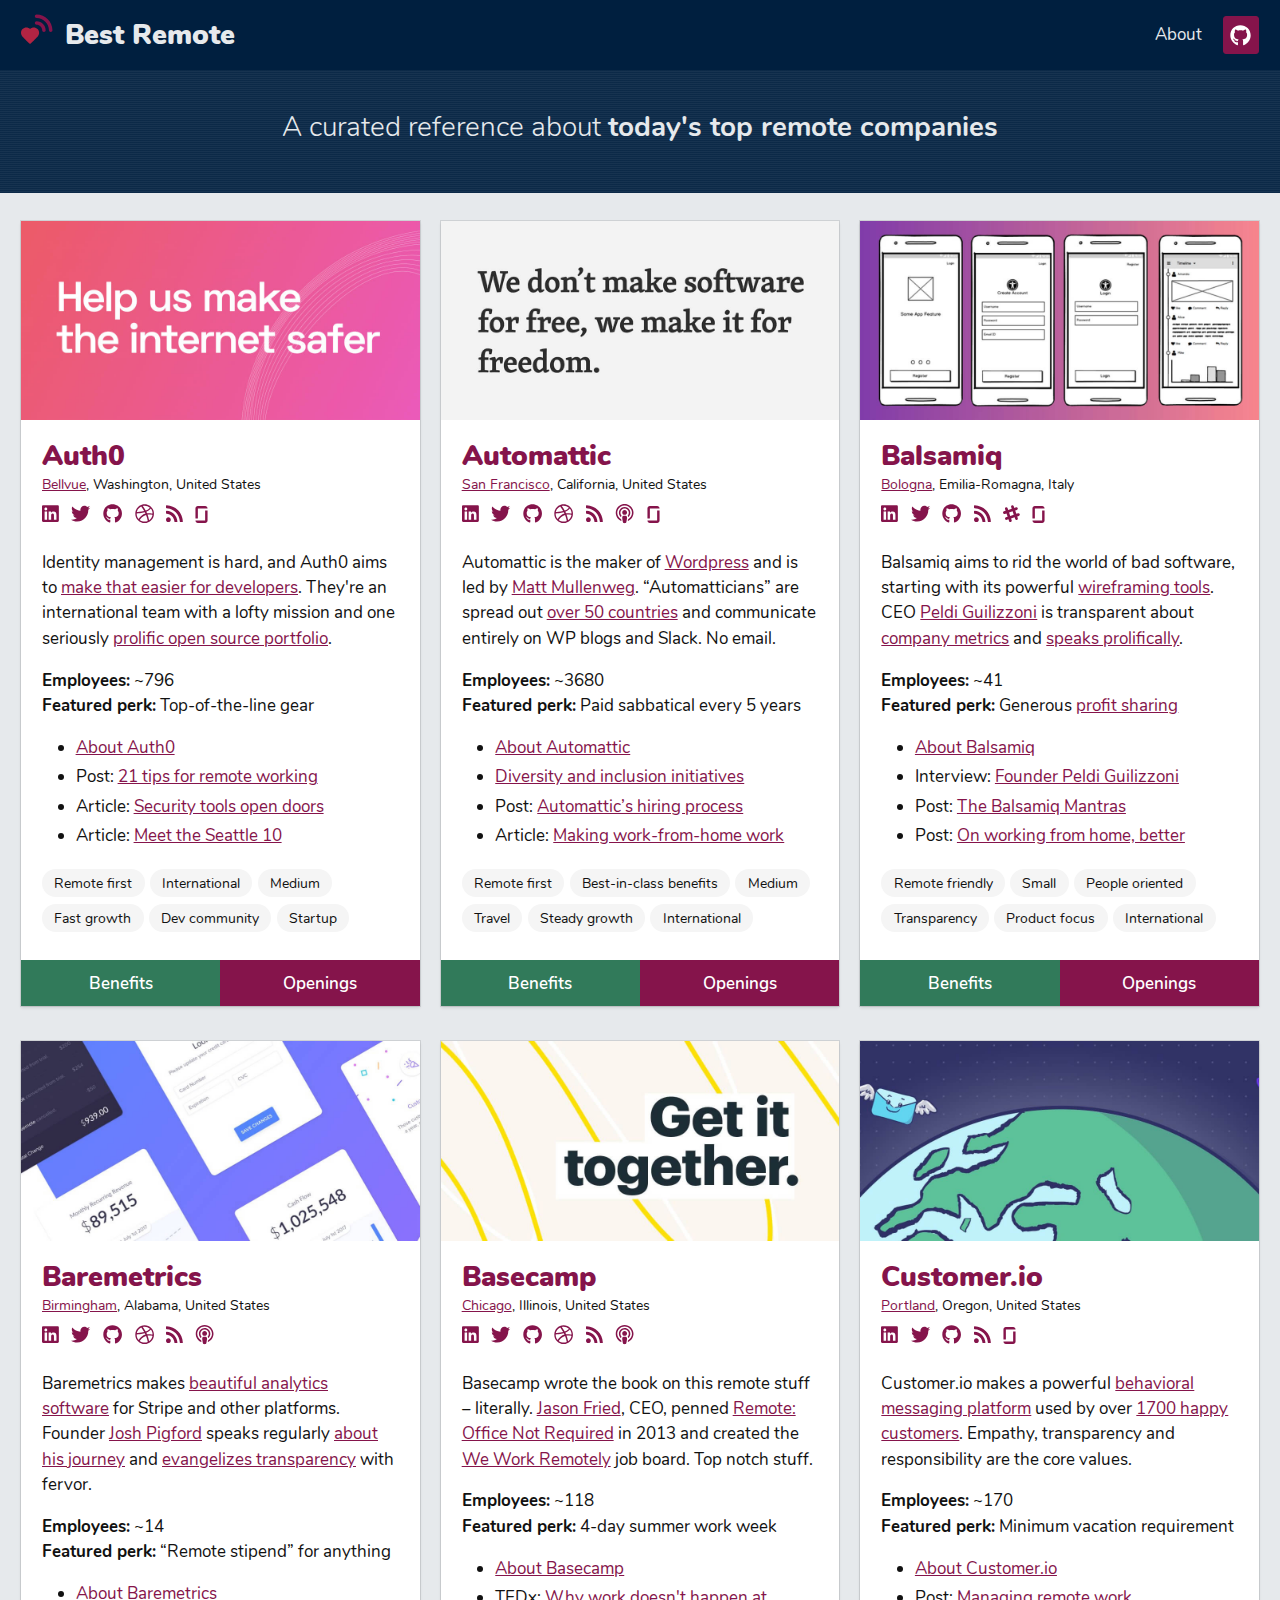
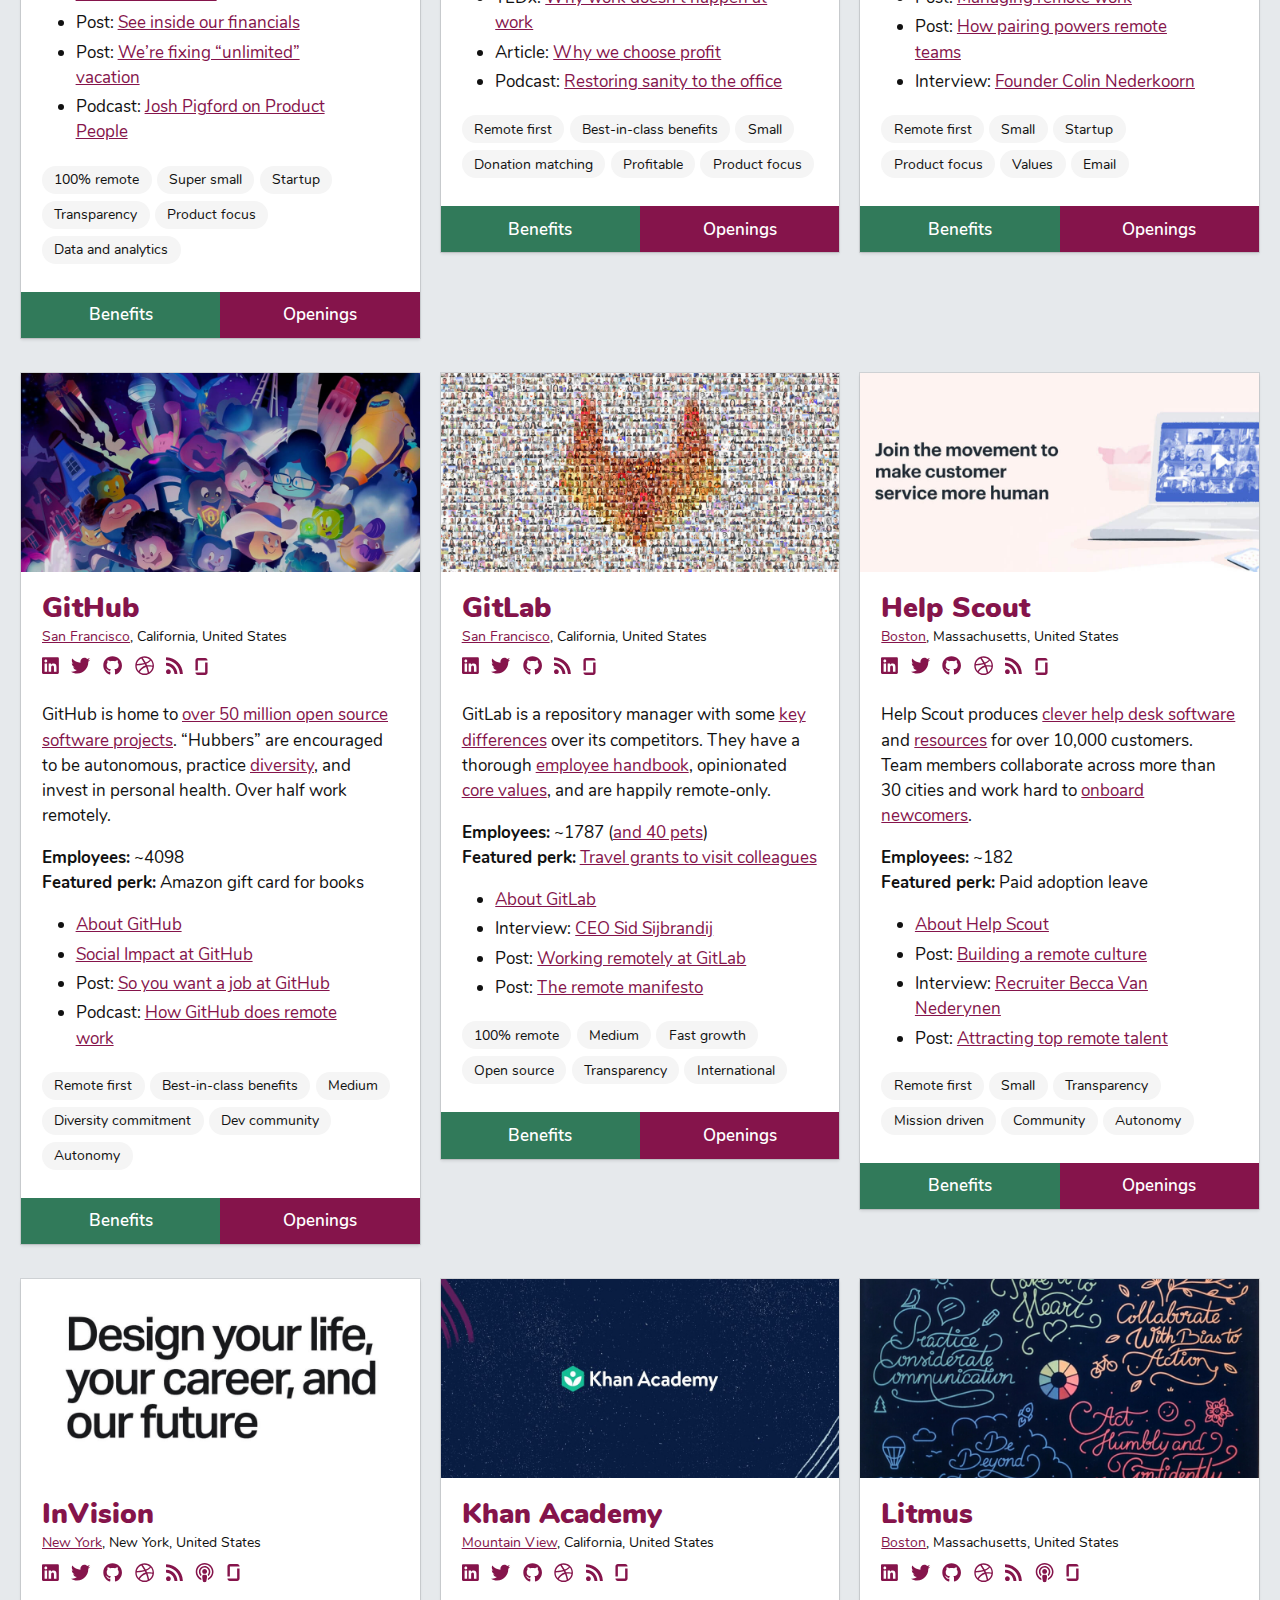
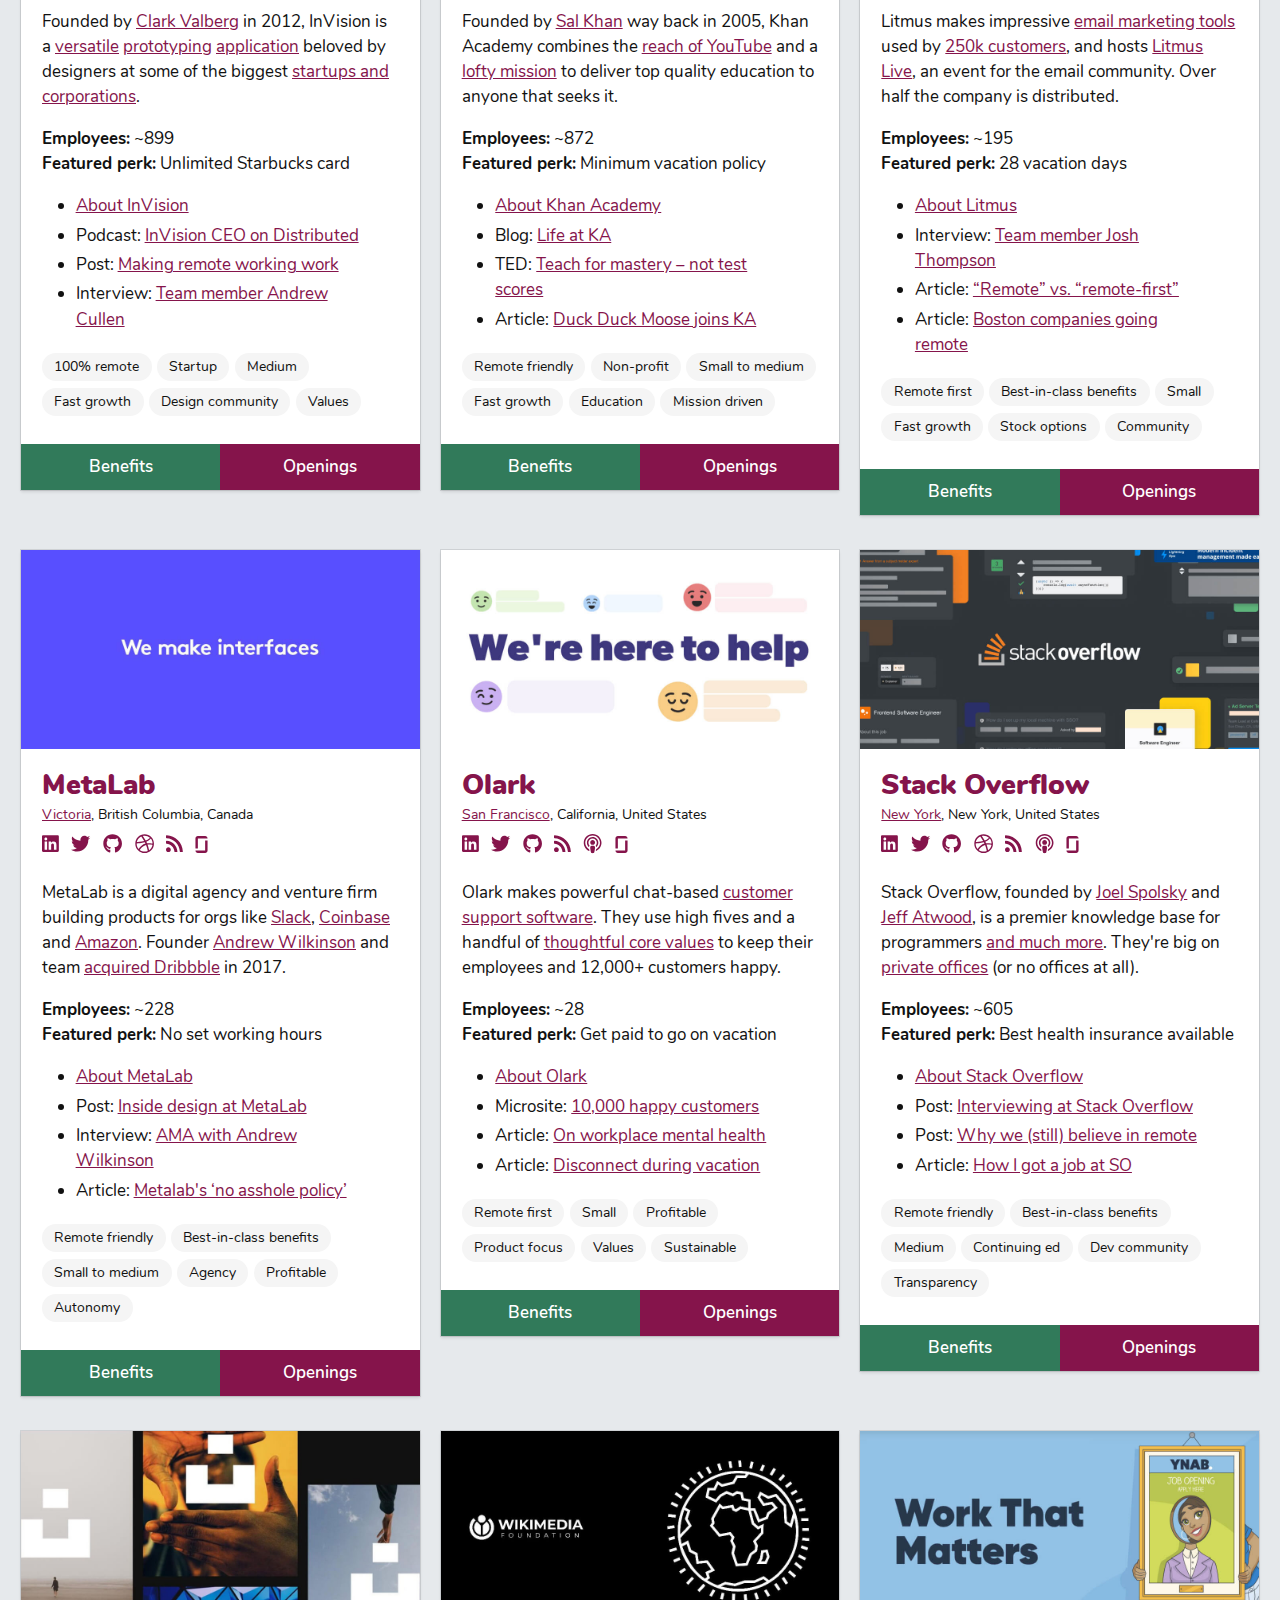
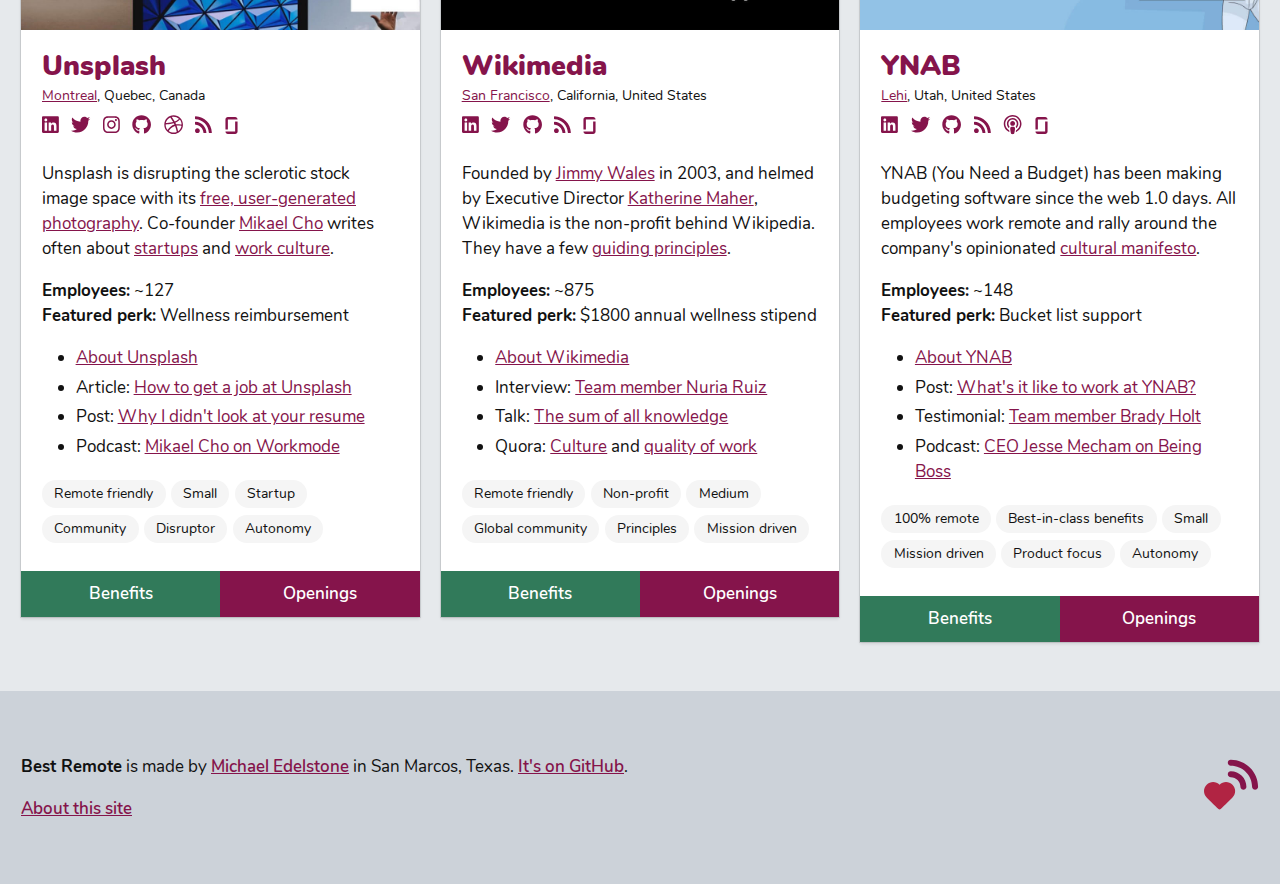
<file: index.html>
<!DOCTYPE html>
<html lang="en">
<head>
	<title>Best Remote</title>
	<meta name="description" content="Best Remote is a curated selection of resources about today's top remote companies. Work with the best.">
	<meta name="viewport" content="width=device-width, initial-scale=1">
	<meta http-equiv="Content-Type" content="text/html; charset=utf-8">
	<link rel="canonical" href="https://edelstone.github.io/best-remote">
	<link rel="apple-touch-icon" sizes="180x180" href="apple-touch-icon.png">
	<link rel="icon" type="image/png" sizes="32x32" href="favicon-32x32.png">
	<link rel="icon" type="image/png" sizes="16x16" href="favicon-16x16.png">
	<link rel="manifest" href="site.webmanifest">
	<meta name="msapplication-TileColor" content="#2b5797">
	<meta name="theme-color" content="#001f3f">
	<meta property="og:image" content="https://edelstone.github.io/best-remote/images/og-image.jpg">
	<meta property="og:image:height" content="400">
	<meta property="og:image:width" content="764">
	<meta property="og:description" content="A curated reference about today's top remote companies.">
	<meta property="og:title" content="Best Remote">
	<meta property="og:url" content="https://edelstone.github.io/best-remote">
	<link rel="stylesheet" href="css/bulma.css">
	<link rel="stylesheet" href="css/fonts.css">
	<link rel="stylesheet" href="css/main.css">
	<link rel="stylesheet" href="css/carbon.css">
</head>

<body>

<div class="banner">
	<nav class="nav">
  		<div class="nav-left">
    		<a href="/best-remote" class="nav-item nav-signature">
    			<h1>
    				<svg class="remote-logo" preserveAspectRatio="none" width="32px" height="30px" viewBox="0 0 46 43" version="1.1" xmlns="http://www.w3.org/2000/svg" xmlns:xlink="http://www.w3.org/1999/xlink">
						<defs></defs>
						<g stroke="none" stroke-width="1" fill="none" fill-rule="evenodd">
							<g class="heart-wifi" fill-rule="nonzero" fill="#85144B">
								<g>
									<path class="heart" fill="#B12443" d="M13.02,21.611 C10.035,18.65 5.215,18.655 2.236,21.632 C-0.744,24.612 -0.744,29.452 2.236,32.437 C2.382,32.582 9.462,39.626 12.069,42.223 C12.595,42.745 13.444,42.745 13.97,42.223 C16.578,39.628 23.659,32.579 23.803,32.437 C26.784,29.453 26.784,24.614 23.803,21.632 C20.827,18.655 16.004,18.65 13.02,21.611 Z"></path>
									<path class="bars" d="M22.398,0.605 C21.017,0.605 19.898,1.724 19.898,3.105 C19.898,4.486 21.017,5.605 22.398,5.605 C32.225,5.605 40.22,13.6 40.22,23.427 C40.22,24.808 41.338,25.927 42.72,25.927 C44.101,25.927 45.22,24.808 45.22,23.427 C45.222,10.843 34.983,0.605 22.398,0.605 Z"></path>
									<path class="small-bar" d="M22.398,10.354 C21.017,10.354 19.898,11.473 19.898,12.854 C19.898,14.235 21.017,15.354 22.398,15.354 C26.85,15.354 30.472,18.976 30.472,23.428 C30.472,24.809 31.59,25.928 32.972,25.928 C34.353,25.928 35.472,24.809 35.472,23.428 C35.474,16.218 29.607,10.354 22.398,10.354 Z"></path>
								</g>
							</g>
						</g>
					</svg>
					<span class="logo-text">Best Remote</span>
				</h1>
    		</a>
  		</div>

  		<span class="nav-toggle">
  			<span></span>
  			<span></span>
  			<span></span>
   		</span>

  		<div class="nav-right nav-menu">
   			<span class="nav-item">
   				<a href="about">About</a>
   			</span>
   			<span class="nav-item">
   				<a href="https://github.com/edelstone/best-remote" class="nav-button button is-primary" aria-label="View source" title="View source"><span class="icon"><i class="fab fa-github"></i></span></a>
    		</span>
  		</div>
	</nav>
</div>

<section class="hero is-dark">
	<div class="hero-body">
    	<div class="container has-text-centered">
      		<h2 class="title">A curated reference about <span class="emphasis">today's top remote companies</span></h2>
    	</div>
  	</div>
</section>

<div class="main-area">
	<div class="columns is-multiline">

		<!-- ******************** AUTH0 ******************** -->

		<div class="column is-one-third">
			<div class="card">
				<div class="card-image">
					<figure class="image is-2by1">
						<img src="images/auth0.jpg" alt="Auth0">
					</figure>
				</div>
				<div class="card-content">
					<div class="content">
						<h2 class="card-title"><a href="https://auth0.com/">Auth0</a></h2>
						<h3 class="card-sub"><a href="https://goo.gl/maps/Uon2PuRwia42" class="map-it">Bellvue</a>, Washington, United States</h3>
						<p class="social-etc">
							<span class="icon"><a href="https://www.linkedin.com/company/auth0" aria-label="LinkedIn" title="LinkedIn"><i class="fa-sm fab fa-linkedin"></i></a></span>
							<span class="icon"><a href="https://twitter.com/auth0" aria-label="Twitter" title="Twitter"><i class="fa-sm fab fa-twitter"></i></a></span>
							<span class="icon"><a href="https://github.com/auth0" aria-label="GitHub" title="GitHub"><i class="fa-sm fab fa-github"></i></a></span>
							<span class="icon"><a href="https://dribbble.com/auth0" aria-label="Dribbble" title="Dribbble"><i class="fa-sm fab fa-dribbble"></i></a></span>
							<span class="icon"><a href="https://auth0.com/blog/" aria-label="Blog" title="Blog"><i class="fa-sm fas fa-rss"></i></a></span>
							<span class="icon">
								<a class="svg-icon" aria-label="Glassdoor" title="Glassdoor" href="https://www.glassdoor.com/Overview/Working-at-Auth0-EI_IE1162798.11,16.htm">
									<svg xmlns="http://www.w3.org/2000/svg" width="13" height="17" viewBox="0 0 100 140">
										<path class="glassdoor" fill-rule="evenodd" fill="#85144b" d="M79.9509091,119.685818 L0.162545455,119.685818 C0.162545455,130.702182 9.09309091,139.633091 20.1098182,139.633091 L79.9509091,139.633091 C90.9672727,139.633091 99.8981818,130.702182 99.8981818,119.685818 L99.8981818,37.7745455 C99.8981818,37.3734545 99.5723636,37.048 99.1712727,37.048 L80.6774545,37.048 C80.2763636,37.048 79.9509091,37.3734545 79.9509091,37.7745455 L79.9509091,119.685818 Z M79.9509091,0.00363636364 C90.9672727,0.00363636364 99.8981818,8.93418182 99.8981818,19.9505455 L20.1098182,19.9505455 L20.1098182,101.861818 C20.1098182,102.262909 19.7843636,102.588364 19.3829091,102.588364 L0.889090909,102.588364 C0.488,102.588364 0.162545455,102.262909 0.162545455,101.861818 L0.162545455,19.9505455 C0.162545455,8.93418182 9.09309091,0.00363636364 20.1098182,0.00363636364 L79.9509091,0.00363636364 Z"/>
									</svg>
								</a>
							</span>
						</p>
						<p>Identity management is hard, and Auth0 aims to <a href="https://auth0.com/why-auth0">make that easier for developers</a>. They're an international team with a lofty mission and one seriously <a href="https://auth0.com/opensource">prolific open source portfolio</a>.</p>
						<p class="employee-count"><b>Employees:</b> ~796</p>
						<p><b>Featured perk:</b> Top-of-the-line gear</p>
						<ul>
							<li><a href="https://auth0.com/about">About Auth0</a></li>
							<li>Post: <a href="https://auth0.com/blog/21-tips-for-remote-working/">21 tips for remote working</a></li>
							<li>Article: <a href="http://www.usatoday.com/story/money/columnist/2014/09/30/baverman-entrepreneurs-and-startups-auth0/16217859/">Security tools open doors</a></li>
							<li>Article: <a href="http://www.geekwire.com/2016/meet-seattle-10-hot-startups-transforming-everything-education-enterprise-software/">Meet the Seattle 10</a></li>
						</ul>
						<div class="tag-cloud">
							<span class="tag is-light">Remote first</span>
							<span class="tag is-light">International</span>
							<span class="tag is-light">Medium</span>
							<span class="tag is-light">Fast growth</span>
							<span class="tag is-light">Dev community</span>
							<span class="tag is-light">Startup</span>
						</div>
					</div>
				</div>
				<footer class="card-footer">
					<a href="https://auth0.com/careers/culture" class="card-footer-item card-link-1">Benefits</a>
					<a href="https://auth0.com/careers/positions" class="card-footer-item card-link-2">Openings</a>
				</footer>
			</div>
		</div>

		<!-- ******************** AUTOMATTIC ******************** -->

		<div class="column is-one-third">
			<div class="card">
				<div class="card-image">
					<figure class="image is-2by1">
						<img src="images/automattic.jpg" alt="Automattic">
					</figure>
				</div>
				<div class="card-content">
					<div class="content">
						<h2 class="card-title"><a href="https://automattic.com/">Automattic</a></h2>
						<h3 class="card-sub"><a href="https://goo.gl/maps/qENEu7nfczz" class="map-it">San Francisco</a>, California, United States</h3>
						<p class="social-etc">
							<span class="icon"><a href="https://www.linkedin.com/company/automattic" aria-label="LinkedIn" title="LinkedIn"><i class="fa-sm fab fa-linkedin"></i></a></span>
							<span class="icon"><a href="https://twitter.com/automattic" aria-label="Twitter" title="Twitter"><i class="fa-sm fab fa-twitter"></i></a></span>
							<span class="icon"><a href="https://github.com/Automattic" aria-label="GitHub" title="GitHub"><i class="fa-sm fab fa-github"></i></a></span>
							<span class="icon"><a href="https://dribbble.com/Automattic" aria-label="Dribbble" title="Dribbble"><i class="fa-sm fab fa-dribbble"></i></a></span>
							<span class="icon"><a href="https://automattic.com/news/" aria-label="Blog" title="Blog"><i class="fa-sm fas fa-rss"></i></a></span>
							<span class="icon"><a href="https://distributed.blog/podcast/" aria-label="Podcast" title="Podcast"><i class="fa-sm far fa-podcast"></i></a></span>
							<span class="icon">
								<a class="svg-icon" aria-label="Glassdoor" title="Glassdoor" href="https://www.glassdoor.com/Overview/Working-at-Automattic-EI_IE751107.11,21.htm">
									<svg xmlns="http://www.w3.org/2000/svg" width="13" height="17" viewBox="0 0 100 140">
										<path class="glassdoor" fill-rule="evenodd" fill="#85144b" d="M79.9509091,119.685818 L0.162545455,119.685818 C0.162545455,130.702182 9.09309091,139.633091 20.1098182,139.633091 L79.9509091,139.633091 C90.9672727,139.633091 99.8981818,130.702182 99.8981818,119.685818 L99.8981818,37.7745455 C99.8981818,37.3734545 99.5723636,37.048 99.1712727,37.048 L80.6774545,37.048 C80.2763636,37.048 79.9509091,37.3734545 79.9509091,37.7745455 L79.9509091,119.685818 Z M79.9509091,0.00363636364 C90.9672727,0.00363636364 99.8981818,8.93418182 99.8981818,19.9505455 L20.1098182,19.9505455 L20.1098182,101.861818 C20.1098182,102.262909 19.7843636,102.588364 19.3829091,102.588364 L0.889090909,102.588364 C0.488,102.588364 0.162545455,102.262909 0.162545455,101.861818 L0.162545455,19.9505455 C0.162545455,8.93418182 9.09309091,0.00363636364 20.1098182,0.00363636364 L79.9509091,0.00363636364 Z"/>
									</svg>
								</a>
							</span>
						</p>
						<p>Automattic is the maker of <a href="https://wordpress.com/">Wordpress</a> and is led by <a href="http://www.businessinsider.com/this-ceo-runs-a-billion-dollar-company-with-no-offices-or-email-2016-3">Matt Mullenweg</a>. “Automatticians” are spread out <a href="https://automattic.com/map/">over 50 countries</a> and communicate entirely on WP blogs and Slack. No email.</p>
							<p class="employee-count"><b>Employees:</b> ~3680</p>
							<p><b>Featured perk:</b> Paid sabbatical every 5 years</p>
						<ul>
							<li><a href="https://automattic.com/about/">About Automattic</a></li>
							<li><a href="https://automattic.com/diversity-and-inclusion/">Diversity and inclusion initiatives</a></li>
							<li>Post: <a href="https://artiss.blog/2019/03/the-automattic-hiring-process/">Automattic’s hiring process</a></li>
							<li>Article: <a href="https://qz.com/694410/automattic-has-figured-out-the-right-tools-for-remote-working/">Making work-from-home work</a></li>
						</ul>
						<div class="tag-cloud">
							<span class="tag is-light">Remote first</span>
							<span class="tag is-light">Best-in-class benefits</span>
							<span class="tag is-light">Medium</span>
							<span class="tag is-light">Travel</span>
							<span class="tag is-light">Steady growth</span>
							<span class="tag is-light">International</span>
						</div>
					</div>
				</div>
				<footer class="card-footer">
					<a href="https://automattic.com/benefits" class="card-footer-item card-link-1">Benefits</a>
					<a href="https://automattic.com/work-with-us" class="card-footer-item card-link-2">Openings</a>
				</footer>
			</div>
		</div>

		<!-- ******************** BALSAMIQ ******************** -->

		<div class="column is-one-third">
			<div class="card">
				<div class="card-image">
					<figure class="image is-2by1">
						<img src="images/balsamiq.jpg" alt="Balsamiq">
					</figure>
				</div>
				<div class="card-content">
					<div class="content">
						<h2 class="card-title"><a href="https://balsamiq.com/">Balsamiq</a></h2>
						<h3 class="card-sub"><a href="https://goo.gl/maps/LCToTeAb4Z62" class="map-it">Bologna</a>, Emilia-Romagna, Italy</h3>
						<p class="social-etc">
							<span class="icon"><a href="https://www.linkedin.com/company/balsamiq" aria-label="LinkedIn" title="LinkedIn"><i class="fa-sm fab fa-linkedin"></i></a></span>
							<span class="icon"><a href="https://twitter.com/balsamiq" aria-label="Twitter" title="Twitter"><i class="fa-sm fab fa-twitter"></i></a></span>
							<span class="icon"><a href="https://github.com/balsamiq" aria-label="GitHub" title="GitHub"><i class="fa-sm fab fa-github"></i></a></span>
							<span class="icon"><a href="https://blog.balsamiq.com/" aria-label="Blog" title="Blog"><i class="fa-sm fas fa-rss"></i></a></span>
							<span class="icon"><a aria-label="Slack" title="Slack" href="https://balsamiq.com/company/slack/"><i class="fa-sm fab fa-slack-hash"></i></a></span>
							<span class="icon">
								<a class="svg-icon" aria-label="Glassdoor" title="Glassdoor" href="https://www.glassdoor.com/Overview/Working-at-Balsamiq-EI_IE1915299.11,19.htm">
									<svg xmlns="http://www.w3.org/2000/svg" width="13" height="17" viewBox="0 0 100 140">
									  <path class="glassdoor" fill-rule="evenodd" fill="#85144b" d="M79.9509091,119.685818 L0.162545455,119.685818 C0.162545455,130.702182 9.09309091,139.633091 20.1098182,139.633091 L79.9509091,139.633091 C90.9672727,139.633091 99.8981818,130.702182 99.8981818,119.685818 L99.8981818,37.7745455 C99.8981818,37.3734545 99.5723636,37.048 99.1712727,37.048 L80.6774545,37.048 C80.2763636,37.048 79.9509091,37.3734545 79.9509091,37.7745455 L79.9509091,119.685818 Z M79.9509091,0.00363636364 C90.9672727,0.00363636364 99.8981818,8.93418182 99.8981818,19.9505455 L20.1098182,19.9505455 L20.1098182,101.861818 C20.1098182,102.262909 19.7843636,102.588364 19.3829091,102.588364 L0.889090909,102.588364 C0.488,102.588364 0.162545455,102.262909 0.162545455,101.861818 L0.162545455,19.9505455 C0.162545455,8.93418182 9.09309091,0.00363636364 20.1098182,0.00363636364 L79.9509091,0.00363636364 Z"/>
									</svg>
								</a>
							</span>
						</p>
						<p>Balsamiq aims to rid the world of bad software, starting with its powerful <a href="https://balsamiq.com/wireframes/">wireframing tools</a>. CEO <a href="https://twitter.com/peldi">Peldi Guilizzoni</a> is transparent about <a href="https://balsamiq.com/wireframes/#customers">company metrics</a> and <a href="https://balsamiq.com/company/interviews/">speaks prolifically</a>.</p>
						<p class="employee-count"><b>Employees:</b> ~41</p>
						<p><b>Featured perk:</b> Generous <a href="https://blog.balsamiq.com/profitsharing/">profit sharing</a></p>
						<ul>
							<li><a href="https://balsamiq.com/company/">About Balsamiq</a></li>
							<li>Interview: <a href="https://medium.com/yotako-blog/the-future-of-design-tools-54d64caa2dd7?platform=hootsuite">Founder Peldi Guilizzoni</a></li>
							<li>Post: <a href="https://blog.balsamiq.com/mantras/">The Balsamiq Mantras</a></li>
							<li>Post: <a href="https://blog.balsamiq.com/on-working-from-home-better/">On working from home, better</a></li>
						</ul>
						<div class="tag-cloud">
							<span class="tag is-light">Remote friendly</span>
							<span class="tag is-light">Small</span>
							<span class="tag is-light">People oriented</span>
							<span class="tag is-light">Transparency</span>
							<span class="tag is-light">Product focus</span>
							<span class="tag is-light">International</span>
						</div>
					</div>
				</div>
				<footer class="card-footer">
					<a href="https://balsamiq.com/company/jobs/" class="card-footer-item card-link-1">Benefits</a>
					<a href="https://balsamiq.com/company/jobs/openings/" class="card-footer-item card-link-2">Openings</a>
				</footer>
			</div>
		</div>

		<!-- ******************** BAREMETRICS ******************** -->

		<div class="column is-one-third">
			<div class="card">
				<div class="card-image">
					<figure class="image is-2by1">
						<img src="images/baremetrics.jpg" alt="Baremetrics">
					</figure>
				</div>
				<div class="card-content">
					<div class="content">
						<h2 class="card-title"><a href="https://baremetrics.com/">Baremetrics</a></h2>
						<h3 class="card-sub"><a href="https://goo.gl/maps/3VxDGfXiKUJ2" class="map-it">Birmingham</a>, Alabama, United States</h3>
						<p class="social-etc">
							<span class="icon"><a href="https://www.linkedin.com/company/baremetrics" aria-label="LinkedIn" title="LinkedIn"><i class="fa-sm fab fa-linkedin"></i></a></span>
							<span class="icon"><a href="https://twitter.com/Baremetrics" aria-label="Twitter" title="Twitter"><i class="fa-sm fab fa-twitter"></i></a></span>
							<span class="icon"><a href="https://github.com/Baremetrics" aria-label="GitHub" title="GitHub"><i class="fa-sm fab fa-github"></i></a></span>
							<span class="icon"><a href="https://dribbble.com/baremetrics" aria-label="Dribbble" title="Dribbble"><i class="fa-sm fab fa-dribbble"></i></a></span>
							<span class="icon"><a href="https://baremetrics.com/blog" aria-label="Blog" title="Blog"><i class="fa-sm fas fa-rss"></i></a></span>
							<span class="icon"><a href="https://baremetrics.com/founder-chats" aria-label="Podcast" title="Podcast"><i class="fa-sm far fa-podcast"></i></a></span>
						</p>
						<p>Baremetrics makes <a href="https://demo.baremetrics.com/">beautiful analytics software</a> for Stripe and other platforms. Founder <a href="https://twitter.com/Shpigford">Josh Pigford</a> speaks regularly <a href="http://joshpigford.com/">about his journey</a> and <a href="https://baremetrics.com/open-startups">evangelizes transparency</a> with fervor.</p>
						<p class="employee-count"><b>Employees:</b> ~14</p>
						<p><b>Featured perk:</b> “Remote stipend” for anything</p>
						<ul>
							<li><a href="https://baremetrics.com/about">About Baremetrics</a></li>
							<li>Post: <a href="https://baremetrics.com/blog/inside-our-financials-baremetrics-demo">See inside our financials</a></li>
							<li>Post: <a href="https://baremetrics.com/blog/unlimited-minimum-vacation">We’re fixing “unlimited” vacation</a></li>
							<li>Podcast: <a href="http://www.productpeople.tv/episodes/ep79-josh-pigford-were-all-winging-it">Josh Pigford on Product People</a></li>
						</ul>
						<div class="tag-cloud">
							<span class="tag is-light">100% remote</span>
							<span class="tag is-light">Super small</span>
							<span class="tag is-light">Startup</span>
							<span class="tag is-light">Transparency</span>
							<span class="tag is-light">Product focus</span>
							<span class="tag is-light">Data and analytics</span>
						</div>
					</div>
				</div>
				<footer class="card-footer">
					<a href="https://baremetrics.com/about" class="card-footer-item card-link-1">Benefits</a>
					<a href="https://baremetrics.workable.com/" class="card-footer-item card-link-2">Openings</a>
				</footer>
			</div>
		</div>

		<!-- ******************** BASECAMP ******************** -->

		<div class="column is-one-third">
			<div class="card">
				<div class="card-image">
					<figure class="image is-2by1">
						<img src="images/basecamp.jpg" alt="Basecamp">
					</figure>
				</div>
				<div class="card-content">
					<div class="content">
						<h2 class="card-title"><a href="https://basecamp.com/">Basecamp</a></h2>
						<h3 class="card-sub"><a href="https://goo.gl/maps/5SAurTZmHJu" class="map-it">Chicago</a>, Illinois, United States</h3>
						<p class="social-etc">
							<span class="icon"><a href="https://www.linkedin.com/company/37signals" aria-label="LinkedIn" title="LinkedIn"><i class="fa-sm fab fa-linkedin"></i></a></span>
							<span class="icon"><a href="https://twitter.com/basecamp" aria-label="Twitter" title="Twitter"><i class="fa-sm fab fa-twitter"></i></a></span>
							<span class="icon"><a href="https://github.com/basecamp" aria-label="GitHub" title="GitHub"><i class="fa-sm fab fa-github"></i></a></span>
							<span class="icon"><a href="https://dribbble.com/basecamp" aria-label="Dribbble" title="Dribbble"><i class="fa-sm fab fa-dribbble"></i></a></span>
							<span class="icon"><a href="https://m.signalvnoise.com/" aria-label="Blog" title="Blog"><i class="fa-sm fas fa-rss"></i></a></span>
							<span class="icon"><a href="https://thedistance.com/" aria-label="Podcast" title="Podcast"><i class="fa-sm far fa-podcast"></i></a></span>
						</p>
						<p>Basecamp wrote the book on this remote stuff – literally. <a href="https://twitter.com/jasonfried">Jason Fried</a>, CEO, penned <a href="https://www.amazon.com/Remote-Office-Required-Jason-Fried/dp/0804137501">Remote: Office Not Required</a> in 2013 and created the <a href="https://weworkremotely.com/">We Work Remotely</a> job board. Top notch stuff.</p>
						<p class="employee-count"><b>Employees:</b> ~118</p>
						<p><b>Featured perk:</b> 4-day summer work week</p>
						<ul>
							<li><a href="https://basecamp.com/about">About Basecamp</a></li>
							<li>TEDx: <a href="https://www.ted.com/talks/jason_fried_why_work_doesn_t_happen_at_work">Why work doesn't happen at work</a></li>
							<li>Article: <a href="https://e27.co/why-we-choose-profit-20170217/">Why we choose profit</a></li>
							<li>Podcast: <a href="https://hbr.org/ideacast/2016/12/restoring-sanity-to-the-office.html">Restoring sanity to the office</a></li>
						</ul>
						<div class="tag-cloud">
							<span class="tag is-light">Remote first</span>
							<span class="tag is-light">Best-in-class benefits</span>
							<span class="tag is-light">Small</span>
							<span class="tag is-light">Donation matching</span>
							<span class="tag is-light">Profitable</span>
							<span class="tag is-light">Product focus</span>
						</div>
					</div>
				</div>
				<footer class="card-footer">
					<a href="https://basecamp.com/handbook/07-benefits-and-perks" class="card-footer-item card-link-1">Benefits</a>
					<a href="https://basecamp.com/about/jobs" class="card-footer-item card-link-2">Openings</a>
				</footer>
			</div>
		</div>

		<!-- ******************** CUSTOMER.IO ******************** -->

		<div class="column is-one-third">
			<div class="card">
				<div class="card-image">
					<figure class="image is-2by1">
						<img src="images/customerio.jpg" alt="Customer.io">
					</figure>
				</div>
				<div class="card-content">
					<div class="content">
						<h2 class="card-title"><a href="https://customer.io/">Customer.io</a></h2>
						<h3 class="card-sub"><a href="https://goo.gl/maps/iKyB9T1D4My" class="map-it">Portland</a>, Oregon, United States</h3>
						<p class="social-etc">
							<span class="icon"><a href="https://www.linkedin.com/company/customer-io" aria-label="LinkedIn" title="LinkedIn"><i class="fa-sm fab fa-linkedin"></i></a></span>
							<span class="icon"><a href="https://twitter.com/CustomerIO" aria-label="Twitter" title="Twitter"><i class="fa-sm fab fa-twitter"></i></a></span>
							<span class="icon"><a href="https://github.com/customerio" aria-label="GitHub" title="GitHub"><i class="fa-sm fab fa-github"></i></a></span>
							<span class="icon"><a href="https://customer.io/blog/" aria-label="Blog" title="Blog"><i class="fa-sm fas fa-rss"></i></a></span>
							<span class="icon">
								<a class="svg-icon" aria-label="Glassdoor" title="Glassdoor" href="https://www.glassdoor.com/Overview/Working-at-Customer-io-EI_IE1308885.11,22.htm">
									<svg xmlns="http://www.w3.org/2000/svg" width="13" height="17" viewBox="0 0 100 140">
									  <path class="glassdoor" fill-rule="evenodd" fill="#85144b" d="M79.9509091,119.685818 L0.162545455,119.685818 C0.162545455,130.702182 9.09309091,139.633091 20.1098182,139.633091 L79.9509091,139.633091 C90.9672727,139.633091 99.8981818,130.702182 99.8981818,119.685818 L99.8981818,37.7745455 C99.8981818,37.3734545 99.5723636,37.048 99.1712727,37.048 L80.6774545,37.048 C80.2763636,37.048 79.9509091,37.3734545 79.9509091,37.7745455 L79.9509091,119.685818 Z M79.9509091,0.00363636364 C90.9672727,0.00363636364 99.8981818,8.93418182 99.8981818,19.9505455 L20.1098182,19.9505455 L20.1098182,101.861818 C20.1098182,102.262909 19.7843636,102.588364 19.3829091,102.588364 L0.889090909,102.588364 C0.488,102.588364 0.162545455,102.262909 0.162545455,101.861818 L0.162545455,19.9505455 C0.162545455,8.93418182 9.09309091,0.00363636364 20.1098182,0.00363636364 L79.9509091,0.00363636364 Z"/>
									</svg>
								</a>
							</span>
						</p>
						<p>Customer.io makes a powerful <a href="https://customer.io/features/">behavioral messaging platform</a> used by over <a href="https://customer.io/customers/">1700 happy customers</a>. Empathy, transparency and responsibility are the core values.</p>
						<p class="employee-count"><b>Employees:</b> ~170</p>
						<p><b>Featured perk:</b> Minimum vacation requirement</p>
						<ul>
							<li><a href="https://customer.io/about/">About Customer.io</a></li>
							<li>Post: <a href="https://customer.io/is-open/effective-remote-work.html">Managing remote work</a></li>
							<li>Post: <a href="https://customer.io/is-open/How-Pairing-Powers-Remote-Teams.html">How pairing powers remote teams</a></li>
							<li>Interview: <a href="https://www.effectivefounder.com/podcast/colin-nederkoorn-customer-io/">Founder Colin Nederkoorn</a></li>
						</ul>
						<div class="tag-cloud">
							<span class="tag is-light">Remote first</span>
							<span class="tag is-light">Small</span>
							<span class="tag is-light">Startup</span>
							<span class="tag is-light">Product focus</span>
							<span class="tag is-light">Values</span>
							<span class="tag is-light">Email</span>
						</div>
					</div>
				</div>
				<footer class="card-footer">
					<a href="https://customer.io/careers/" class="card-footer-item card-link-1">Benefits</a>
					<a href="https://boards.greenhouse.io/customerio" class="card-footer-item card-link-2">Openings</a>
				</footer>
			</div>
		</div>

		<!-- ******************** GITHUB ******************** -->

		<div class="column is-one-third">
			<div class="card">
				<div class="card-image">
					<figure class="image is-2by1">
						<img src="images/github.jpg" alt="GitHub">
					</figure>
				</div>
				<div class="card-content">
					<div class="content">
						<h2 class="card-title"><a href="https://github.com/">GitHub</a></h2>
						<h3 class="card-sub"><a href="https://goo.gl/maps/qENEu7nfczz" class="map-it">San Francisco</a>, California, United States</h3>
						<p class="social-etc">
							<span class="icon"><a href="https://www.linkedin.com/company/github" aria-label="LinkedIn" title="LinkedIn"><i class="fa-sm fab fa-linkedin"></i></a></span>
							<span class="icon"><a href="https://twitter.com/github" aria-label="Twitter" title="Twitter"><i class="fa-sm fab fa-twitter"></i></a></span>
							<span class="icon"><a href="https://github.com/github" aria-label="GitHub" title="GitHub"><i class="fa-sm fab fa-github"></i></a></span>
							<span class="icon"><a href="https://dribbble.com/github" aria-label="Dribbble" title="Dribbble"><i class="fa-sm fab fa-dribbble"></i></a></span>
							<span class="icon"><a href="https://github.blog/" aria-label="Blog" title="Blog"><i class="fa-sm fas fa-rss"></i></a></span>
							<span class="icon">
								<a class="svg-icon" aria-label="Glassdoor" title="Glassdoor" href="https://www.glassdoor.com/Overview/Working-at-GitHub-EI_IE671945.11,17.htm">
									<svg xmlns="http://www.w3.org/2000/svg" width="13" height="17" viewBox="0 0 100 140">
									  <path class="glassdoor" fill-rule="evenodd" fill="#85144b" d="M79.9509091,119.685818 L0.162545455,119.685818 C0.162545455,130.702182 9.09309091,139.633091 20.1098182,139.633091 L79.9509091,139.633091 C90.9672727,139.633091 99.8981818,130.702182 99.8981818,119.685818 L99.8981818,37.7745455 C99.8981818,37.3734545 99.5723636,37.048 99.1712727,37.048 L80.6774545,37.048 C80.2763636,37.048 79.9509091,37.3734545 79.9509091,37.7745455 L79.9509091,119.685818 Z M79.9509091,0.00363636364 C90.9672727,0.00363636364 99.8981818,8.93418182 99.8981818,19.9505455 L20.1098182,19.9505455 L20.1098182,101.861818 C20.1098182,102.262909 19.7843636,102.588364 19.3829091,102.588364 L0.889090909,102.588364 C0.488,102.588364 0.162545455,102.262909 0.162545455,101.861818 L0.162545455,19.9505455 C0.162545455,8.93418182 9.09309091,0.00363636364 20.1098182,0.00363636364 L79.9509091,0.00363636364 Z"/>
									</svg>
								</a>
							</span>
						</p>
						<p>GitHub is home to <a href="https://github.com/open-source">over 50 million open source software projects</a>. “Hubbers” are encouraged to be autonomous, practice <a href="https://github.com/about/diversity">diversity</a>, and invest in personal health. Over half work remotely.</p>
						<p class="employee-count"><b>Employees:</b> ~4098</p>
						<p><b>Featured perk:</b> Amazon gift card for books</p>
						<ul>
							<li><a href="https://github.com/about">About GitHub</a></li>
							<li><a href="https://socialimpact.github.com/">Social Impact at GitHub</a></li>
							<li>Post: <a href="http://cobyism.com/blog/so-you-want-a-job-at-github/">So you want a job at GitHub</a></li>
							<li>Podcast: <a href="http://www.fullstackradio.com/23">How GitHub does remote work</a></li>

						</ul>
						<div class="tag-cloud">
							<span class="tag is-light">Remote first</span>
							<span class="tag is-light">Best-in-class benefits</span>
							<span class="tag is-light">Medium</span>
							<span class="tag is-light">Diversity commitment</span>
							<span class="tag is-light">Dev community</span>
							<span class="tag is-light">Autonomy</span>
						</div>
					</div>
				</div>
				<footer class="card-footer">
					<a href="https://github.com/about/careers" class="card-footer-item card-link-1">Benefits</a>
					<a href="https://boards.greenhouse.io/github" class="card-footer-item card-link-2">Openings</a>
				</footer>
			</div>
		</div>

		<!-- ******************** GITLAB ******************** -->

		<div class="column is-one-third">
			<div class="card">
				<div class="card-image">
					<figure class="image is-2by1">
						<img src="images/gitlab.jpg" alt="GitLab">
					</figure>
				</div>
				<div class="card-content">
					<div class="content">
						<h2 class="card-title"><a href="https://about.gitlab.com/">GitLab</a></h2>
						<h3 class="card-sub"><a href="https://goo.gl/maps/qENEu7nfczz" class="map-it">San Francisco</a>, California, United States</h3>
						<p class="social-etc">
							<span class="icon"><a href="https://www.linkedin.com/company/gitlab-com" aria-label="LinkedIn" title="LinkedIn"><i class="fa-sm fab fa-linkedin"></i></a></span>
							<span class="icon"><a href="https://twitter.com/gitlab" aria-label="Twitter" title="Twitter"><i class="fa-sm fab fa-twitter"></i></a></span>
							<span class="icon"><a href="https://github.com/gitlabhq" aria-label="GitHub" title="GitHub"><i class="fa-sm fab fa-github"></i></a></span>
							<span class="icon"><a href="https://about.gitlab.com/blog/" aria-label="Blog" title="Blog"><i class="fa-sm fas fa-rss"></i></a></span>
							<span class="icon">
								<a class="svg-icon" aria-label="Glassdoor" title="Glassdoor" href="https://www.glassdoor.com/Overview/Working-at-GitLab-EI_IE1296544.11,17.htm">
									<svg xmlns="http://www.w3.org/2000/svg" width="13" height="17" viewBox="0 0 100 140">
									  <path class="glassdoor" fill-rule="evenodd" fill="#85144b" d="M79.9509091,119.685818 L0.162545455,119.685818 C0.162545455,130.702182 9.09309091,139.633091 20.1098182,139.633091 L79.9509091,139.633091 C90.9672727,139.633091 99.8981818,130.702182 99.8981818,119.685818 L99.8981818,37.7745455 C99.8981818,37.3734545 99.5723636,37.048 99.1712727,37.048 L80.6774545,37.048 C80.2763636,37.048 79.9509091,37.3734545 79.9509091,37.7745455 L79.9509091,119.685818 Z M79.9509091,0.00363636364 C90.9672727,0.00363636364 99.8981818,8.93418182 99.8981818,19.9505455 L20.1098182,19.9505455 L20.1098182,101.861818 C20.1098182,102.262909 19.7843636,102.588364 19.3829091,102.588364 L0.889090909,102.588364 C0.488,102.588364 0.162545455,102.262909 0.162545455,101.861818 L0.162545455,19.9505455 C0.162545455,8.93418182 9.09309091,0.00363636364 20.1098182,0.00363636364 L79.9509091,0.00363636364 Z"/>
									</svg>
								</a>
							</span>
						</p>
						<p>GitLab is a repository manager with some <a href="https://about.gitlab.com/devops-tools/">key differences</a> over its competitors. They have a thorough <a href="https://about.gitlab.com/handbook/">employee handbook</a>, opinionated <a href="https://about.gitlab.com/handbook/values/">core values</a>, and are happily remote-only.</p>
						<p class="employee-count"><b>Employees:</b> ~1787 (<a href="https://about.gitlab.com/company/team-pets/">and 40 pets</a>)</p>
						<p><b>Featured perk:</b> <a href="https://about.gitlab.com/handbook/incentives/#visiting-grant">Travel grants to visit colleagues</a></p>
						<ul>
							<li><a href="https://about.gitlab.com/company/">About GitLab</a></li>
							<li>Interview: <a href="https://softwareengineeringdaily.com/2019/03/15/gitlab-with-sid-sijbrandij/">CEO Sid Sijbrandij</a></li>
							<li>Post: <a href="https://about.gitlab.com/2016/03/04/remote-working-gitlab/">Working remotely at GitLab</a></li>
							<li>Post: <a href="https://about.gitlab.com/2015/04/08/the-remote-manifesto/">The remote manifesto</a></li>
						</ul>
						<div class="tag-cloud">
							<span class="tag is-light">100% remote</span>
							<span class="tag is-light">Medium</span>
							<span class="tag is-light">Fast growth</span>
							<span class="tag is-light">Open source</span>
							<span class="tag is-light">Transparency</span>
							<span class="tag is-light">International</span>
						</div>
					</div>
				</div>
				<footer class="card-footer">
					<a href="https://about.gitlab.com/handbook/total-rewards/benefits/" class="card-footer-item card-link-1">Benefits</a>
					<a href="https://boards.greenhouse.io/gitlab" class="card-footer-item card-link-2">Openings</a>
				</footer>
			</div>
		</div>

		<!-- ******************** HELP SCOUT ******************** -->

		<div class="column is-one-third">
			<div class="card">
				<div class="card-image">
					<figure class="image is-2by1">
						<img src="images/helpscout.jpg" alt="Help Scout">
					</figure>
				</div>
				<div class="card-content">
					<div class="content">
						<h2 class="card-title"><a href="https://www.helpscout.com/">Help Scout</a></h2>
						<h3 class="card-sub"><a href="https://goo.gl/maps/EYYgCmMN5iz" class="map-it">Boston</a>, Massachusetts, United States</h3>
						<p class="social-etc">
							<span class="icon"><a href="https://www.linkedin.com/company/help-scout" aria-label="LinkedIn" title="LinkedIn"><i class="fa-sm fab fa-linkedin"></i></a></span>
							<span class="icon"><a href="https://twitter.com/helpscout" aria-label="Twitter" title="Twitter"><i class="fa-sm fab fa-twitter"></i></a></span>
							<span class="icon"><a href="https://github.com/helpscout" aria-label="GitHub" title="GitHub"><i class="fa-sm fab fa-github"></i></a></span>
							<span class="icon"><a href="https://dribbble.com/helpscout" aria-label="Dribbble" title="Dribbble"><i class="fa-sm fab fa-dribbble"></i></a></span>
							<span class="icon"><a href="https://www.helpscout.com/blog/" aria-label="Blog" title="Blog"><i class="fa-sm fas fa-rss"></i></a></span>
							<span class="icon">
								<a class="svg-icon" aria-label="Glassdoor" title="Glassdoor" href="https://www.glassdoor.com/Overview/Working-at-Help-Scout-EI_IE1138231.11,21.htm">
									<svg xmlns="http://www.w3.org/2000/svg" width="13" height="17" viewBox="0 0 100 140">
									  <path class="glassdoor" fill-rule="evenodd" fill="#85144b" d="M79.9509091,119.685818 L0.162545455,119.685818 C0.162545455,130.702182 9.09309091,139.633091 20.1098182,139.633091 L79.9509091,139.633091 C90.9672727,139.633091 99.8981818,130.702182 99.8981818,119.685818 L99.8981818,37.7745455 C99.8981818,37.3734545 99.5723636,37.048 99.1712727,37.048 L80.6774545,37.048 C80.2763636,37.048 79.9509091,37.3734545 79.9509091,37.7745455 L79.9509091,119.685818 Z M79.9509091,0.00363636364 C90.9672727,0.00363636364 99.8981818,8.93418182 99.8981818,19.9505455 L20.1098182,19.9505455 L20.1098182,101.861818 C20.1098182,102.262909 19.7843636,102.588364 19.3829091,102.588364 L0.889090909,102.588364 C0.488,102.588364 0.162545455,102.262909 0.162545455,101.861818 L0.162545455,19.9505455 C0.162545455,8.93418182 9.09309091,0.00363636364 20.1098182,0.00363636364 L79.9509091,0.00363636364 Z"/>
									</svg>
								</a>
							</span>
						</p>
						<p>Help Scout produces <a href="https://www.helpscout.com/email-management-software/">clever help desk software</a> and <a href="https://www.helpscout.com/resources/">resources</a> for over 10,000 customers. Team members collaborate across more than 30 cities and work hard to <a href="https://www.helpscout.com/blog/employee-onboarding/">onboard newcomers</a>.</p>
						<p class="employee-count"><b>Employees:</b> ~182</p>
						<p><b>Featured perk:</b> Paid adoption leave</p>
						<ul>
							<li><a href="https://www.helpscout.com/about/">About Help Scout</a></li>
							<li>Post: <a href="https://www.helpscout.com/blog/remote-culture/">Building a remote culture</a></li>
							<li>Interview: <a href="https://recruitingsocial.com/2017/12/help-scout-remote-culture/">Recruiter Becca Van Nederynen</a></li>
							<li>Post: <a href="https://www.helpscout.com/blog/hiring-top-talent/">Attracting top remote talent</a></li>
						</ul>
						<div class="tag-cloud">
							<span class="tag is-light">Remote first</span>
							<span class="tag is-light">Small</span>
							<span class="tag is-light">Transparency</span>
							<span class="tag is-light">Mission driven</span>
							<span class="tag is-light">Community</span>
							<span class="tag is-light">Autonomy</span>
						</div>
					</div>
				</div>
				<footer class="card-footer">
					<a href="https://www.helpscout.com/company/careers" class="card-footer-item card-link-1">Benefits</a>
					<a href="https://apply.workable.com/help-scout/" class="card-footer-item card-link-2">Openings</a>
				</footer>
			</div>
		</div>

		<!-- ******************** INVISION ******************** -->

		<div class="column is-one-third">
			<div class="card">
				<div class="card-image">
					<figure class="image is-2by1">
						<img src="images/invision.jpg" alt="InVision">
					</figure>
				</div>
				<div class="card-content">
					<div class="content">
						<h2 class="card-title"><a href="https://www.invisionapp.com/">InVision</a></h2>
						<h3 class="card-sub"><a href="https://goo.gl/maps/KvPNLYzqDEG2" class="map-it">New York</a>, New York, United States</h3>
						<p class="social-etc">
							<span class="icon"><a href="https://www.linkedin.com/company/invisionapp" aria-label="LinkedIn" title="LinkedIn"><i class="fa-sm fab fa-linkedin"></i></a></span>
							<span class="icon"><a href="https://twitter.com/InVisionApp" aria-label="Twitter" title="Twitter"><i class="fa-sm fab fa-twitter"></i></a></span>
							<span class="icon"><a href="https://github.com/InVisionApp" aria-label="GitHub" title="GitHub"><i class="fa-sm fab fa-github"></i></a></span>
							<span class="icon"><a href="https://dribbble.com/InVisionApp" aria-label="Dribbble" title="Dribbble"><i class="fa-sm fab fa-dribbble"></i></a></span>
							<span class="icon"><a href="https://www.invisionapp.com/inside-design/" aria-label="Blog" title="Blog"><i class="fa-sm fas fa-rss"></i></a></span>
							<span class="icon"><a href="https://www.designbetter.co/podcast" aria-label="Podcast" title="Podcast"><i class="fa-sm far fa-podcast"></i></a></span>
							<span class="icon">
								<a class="svg-icon" aria-label="Glassdoor" title="Glassdoor" href="https://www.glassdoor.com/Overview/Working-at-InVision-App-EI_IE912781.11,23.htm">
									<svg xmlns="http://www.w3.org/2000/svg" width="13" height="17" viewBox="0 0 100 140">
									  <path class="glassdoor" fill-rule="evenodd" fill="#85144b" d="M79.9509091,119.685818 L0.162545455,119.685818 C0.162545455,130.702182 9.09309091,139.633091 20.1098182,139.633091 L79.9509091,139.633091 C90.9672727,139.633091 99.8981818,130.702182 99.8981818,119.685818 L99.8981818,37.7745455 C99.8981818,37.3734545 99.5723636,37.048 99.1712727,37.048 L80.6774545,37.048 C80.2763636,37.048 79.9509091,37.3734545 79.9509091,37.7745455 L79.9509091,119.685818 Z M79.9509091,0.00363636364 C90.9672727,0.00363636364 99.8981818,8.93418182 99.8981818,19.9505455 L20.1098182,19.9505455 L20.1098182,101.861818 C20.1098182,102.262909 19.7843636,102.588364 19.3829091,102.588364 L0.889090909,102.588364 C0.488,102.588364 0.162545455,102.262909 0.162545455,101.861818 L0.162545455,19.9505455 C0.162545455,8.93418182 9.09309091,0.00363636364 20.1098182,0.00363636364 L79.9509091,0.00363636364 Z"/>
									</svg>
								</a>
							</span>
						</p>
						<p>Founded by <a href="https://twitter.com/clarkvalberg">Clark Valberg</a> in 2012, InVision is a <a href="https://www.invisionapp.com/cloud/prototype">versatile</a> <a href="https://www.invisionapp.com/sketch-prototyping">prototyping</a> <a href="https://www.invisionapp.com/tour/design-project-management-workflow">application</a> beloved by designers at some of the biggest <a href="https://www.invisionapp.com/customers">startups and corporations</a>.</p>
						<p class="employee-count"><b>Employees:</b> ~899</p>
						<p><b>Featured perk:</b> Unlimited Starbucks card</p>
						<ul>
							<li><a href="https://www.invisionapp.com/about/">About InVision</a></li>
							<li>Podcast: <a href="https://distributed.blog/2019/11/14/episode-14-invision-ceo-clark-valberg-on-distributed-design/">InVision CEO on Distributed</a></li>
							<li>Post: <a href="http://engineering.invisionapp.com/post/making-remote-working-work/">Making remote working work</a></li>
							<li>Interview: <a href="https://medium.com/sketch-app-sources/inside-design-at-invision-app-working-remotely-and-favorite-design-tools-with-andrew-cullen-60c5e10a5746">Team member Andrew Cullen</a></li>
						</ul>
						<div class="tag-cloud">
							<span class="tag is-light">100% remote</span>
							<span class="tag is-light">Startup</span>
							<span class="tag is-light">Medium</span>
							<span class="tag is-light">Fast growth</span>
							<span class="tag is-light">Design community</span>
							<span class="tag is-light">Values</span>
						</div>
					</div>
				</div>
				<footer class="card-footer">
					<a href="https://www.invisionapp.com/careers" class="card-footer-item card-link-1">Benefits</a>
					<a href="https://boards.greenhouse.io/invision" class="card-footer-item card-link-2">Openings</a>
				</footer>
			</div>
		</div>

		<!-- ******************** KHAN ACADEMY ******************** -->

		<div class="column is-one-third">
			<div class="card">
				<div class="card-image">
					<figure class="image is-2by1">
						<img src="images/khanacademy.jpg" alt="Khan Academy">
					</figure>
				</div>
				<div class="card-content">
					<div class="content">
						<h2 class="card-title"><a href="https://www.khanacademy.org/">Khan Academy</a></h2>
						<h3 class="card-sub"><a href="https://goo.gl/maps/bFaxmtHJuSC2" class="map-it">Mountain View</a>, California, United States</h3>
						<p class="social-etc">
							<span class="icon"><a href="https://www.linkedin.com/school/khan-academy" aria-label="LinkedIn" title="LinkedIn"><i class="fa-sm fab fa-linkedin"></i></a></span>
							<span class="icon"><a href="https://twitter.com/khanacademy" aria-label="Twitter" title="Twitter"><i class="fa-sm fab fa-twitter"></i></a></span>
							<span class="icon"><a href="https://github.com/Khan" aria-label="GitHub" title="GitHub"><i class="fa-sm fab fa-github"></i></a></span>
							<span class="icon"><a href="https://dribbble.com/khanacademy" aria-label="Dribbble" title="Dribbble"><i class="fa-sm fab fa-dribbble"></i></a></span>
							<span class="icon"><a href="https://blog.khanacademy.org/news/" aria-label="Blog" title="Blog"><i class="fa-sm fas fa-rss"></i></a></span>
							<span class="icon">
								<a class="svg-icon" aria-label="Glassdoor" title="Glassdoor" href="https://www.glassdoor.com/Overview/Working-at-Khan-Academy-EI_IE452278.11,23.htm">
									<svg xmlns="http://www.w3.org/2000/svg" width="13" height="17" viewBox="0 0 100 140">
									  <path class="glassdoor" fill-rule="evenodd" fill="#85144b" d="M79.9509091,119.685818 L0.162545455,119.685818 C0.162545455,130.702182 9.09309091,139.633091 20.1098182,139.633091 L79.9509091,139.633091 C90.9672727,139.633091 99.8981818,130.702182 99.8981818,119.685818 L99.8981818,37.7745455 C99.8981818,37.3734545 99.5723636,37.048 99.1712727,37.048 L80.6774545,37.048 C80.2763636,37.048 79.9509091,37.3734545 79.9509091,37.7745455 L79.9509091,119.685818 Z M79.9509091,0.00363636364 C90.9672727,0.00363636364 99.8981818,8.93418182 99.8981818,19.9505455 L20.1098182,19.9505455 L20.1098182,101.861818 C20.1098182,102.262909 19.7843636,102.588364 19.3829091,102.588364 L0.889090909,102.588364 C0.488,102.588364 0.162545455,102.262909 0.162545455,101.861818 L0.162545455,19.9505455 C0.162545455,8.93418182 9.09309091,0.00363636364 20.1098182,0.00363636364 L79.9509091,0.00363636364 Z"/>
									</svg>
								</a>
							</span>
						</p>
						<p>Founded by <a href="https://www.ted.com/talks/salman_khan_let_s_use_video_to_reinvent_education">Sal Khan</a> way back in 2005, Khan Academy combines the <a href="https://www.youtube.com/user/khanacademy">reach of YouTube</a> and a <a href="https://www.khanacademy.org/about/impact">lofty mission</a> to deliver top quality education to anyone that seeks it.</p>
						<p class="employee-count"><b>Employees:</b> ~872</p>
						<p><b>Featured perk:</b> Minimum vacation policy</p>
						<ul>
							<li><a href="https://www.khanacademy.org/about">About Khan Academy</a></li>
							<li>Blog: <a href="http://life.khanacademy.org/">Life at KA</a></li>
							<li>TED: <a href="https://www.ted.com/talks/sal_khan_let_s_teach_for_mastery_not_test_scores">Teach for mastery – not test scores</a></li>
							<li>Article: <a href="https://techcrunch.com/2016/08/26/kids-app-maker-duck-duck-moose-joins-khan-academy/">Duck Duck Moose joins KA</a></li>
						</ul>
						<div class="tag-cloud">
							<span class="tag is-light">Remote friendly</span>
							<span class="tag is-light">Non-profit</span>
							<span class="tag is-light">Small to medium</span>
							<span class="tag is-light">Fast growth</span>
							<span class="tag is-light">Education</span>
							<span class="tag is-light">Mission driven</span>
						</div>
					</div>
				</div>
				<footer class="card-footer">
					<a href="https://www.khanacademy.org/careers" class="card-footer-item card-link-1">Benefits</a>
					<a href="https://boards.greenhouse.io/khanacademy" class="card-footer-item card-link-2">Openings</a>
				</footer>
			</div>
		</div>

		<!-- ******************** LITMUS ******************** -->

		<div class="column is-one-third">
			<div class="card">
				<div class="card-image">
					<figure class="image is-2by1">
						<img src="images/litmus.jpg" alt="Litmus">
					</figure>
				</div>
				<div class="card-content">
					<div class="content">
						<h2 class="card-title"><a href="https://litmus.com/">Litmus</a></h2>
						<h3 class="card-sub"><a href="https://goo.gl/maps/EYYgCmMN5iz" class="map-it">Boston</a>, Massachusetts, United States</h3>
						<p class="social-etc">
							<span class="icon"><a href="https://www.linkedin.com/company/litmus-com" aria-label="LinkedIn" title="LinkedIn"><i class="fa-sm fab fa-linkedin"></i></a></span>
							<span class="icon"><a href="https://twitter.com/litmusapp" aria-label="Twitter" title="Twitter"><i class="fa-sm fab fa-twitter"></i></a></span>
							<span class="icon"><a href="https://github.com/litmus" aria-label="GitHub" title="GitHub"><i class="fa-sm fab fa-github"></i></a></span>
							<span class="icon"><a href="https://dribbble.com/litmus" aria-label="Dribbble" title="Dribbble"><i class="fa-sm fab fa-dribbble"></i></a></span>
							<span class="icon"><a href="https://litmus.com/blog/" aria-label="Blog" title="Blog"><i class="fa-sm fas fa-rss"></i></a></span>
							<span class="icon"><a href="https://podcasts.apple.com/us/podcast/delivering-a-podcast-by-litmus/id1460390478" aria-label="Podcast" title="Podcast"><i class="fa-sm far fa-podcast"></i></a></span>
							<span class="icon">
								<a class="svg-icon" aria-label="Glassdoor" title="Glassdoor" href="https://www.glassdoor.com/Overview/Working-at-Litmus-EI_IE826937.11,17.htm">
									<svg xmlns="http://www.w3.org/2000/svg" width="13" height="17" viewBox="0 0 100 140">
									  <path class="glassdoor" fill-rule="evenodd" fill="#85144b" d="M79.9509091,119.685818 L0.162545455,119.685818 C0.162545455,130.702182 9.09309091,139.633091 20.1098182,139.633091 L79.9509091,139.633091 C90.9672727,139.633091 99.8981818,130.702182 99.8981818,119.685818 L99.8981818,37.7745455 C99.8981818,37.3734545 99.5723636,37.048 99.1712727,37.048 L80.6774545,37.048 C80.2763636,37.048 79.9509091,37.3734545 79.9509091,37.7745455 L79.9509091,119.685818 Z M79.9509091,0.00363636364 C90.9672727,0.00363636364 99.8981818,8.93418182 99.8981818,19.9505455 L20.1098182,19.9505455 L20.1098182,101.861818 C20.1098182,102.262909 19.7843636,102.588364 19.3829091,102.588364 L0.889090909,102.588364 C0.488,102.588364 0.162545455,102.262909 0.162545455,101.861818 L0.162545455,19.9505455 C0.162545455,8.93418182 9.09309091,0.00363636364 20.1098182,0.00363636364 L79.9509091,0.00363636364 Z"/>
									</svg>
								</a>
							</span>
						</p>
						<p>Litmus makes impressive <a href="https://www.litmus.com/why-litmus/">email marketing tools</a> used by <a href="https://litmus.com/customers">250k customers</a>, and hosts <a href="https://litmus.com/conference">Litmus Live</a>, an event for the email community. Over half the company is distributed.</p>
						<p class="employee-count"><b>Employees:</b> ~195</p>
						<p><b>Featured perk:</b> 28 vacation days</p>
						<ul>
							<li><a href="https://www.litmus.com/about/">About Litmus</a></li>
							<li>Interview: <a href="http://pajamas.io/josh-thompson-litmus/">Team member Josh Thompson</a></li>
							<li>Article: <a href="https://thinkgrowth.org/the-difference-between-remote-and-remote-first-7dd38458855f">“Remote” vs. “remote-first”</a></li>
							<li>Article: <a href="http://www.builtinboston.com/2016/10/26/boston-companies-doing-remote-working-right">Boston companies going remote</a></li>
						</ul>
						<div class="tag-cloud">
							<span class="tag is-light">Remote first</span>
							<span class="tag is-light">Best-in-class benefits</span>
							<span class="tag is-light">Small</span>
							<span class="tag is-light">Fast growth</span>
							<span class="tag is-light">Stock options</span>
							<span class="tag is-light">Community</span>
						</div>
					</div>
				</div>
				<footer class="card-footer">
					<a href="https://litmus.com/careers" class="card-footer-item card-link-1">Benefits</a>
					<a href="https://litmus.com/careers#current-openings" class="card-footer-item card-link-2">Openings</a>
				</footer>
			</div>
		</div>

		<!-- ******************** METALAB ******************** -->

		<div class="column is-one-third">
			<div class="card">
				<div class="card-image">
					<figure class="image is-2by1">
						<img src="images/metalab.jpg" alt="MetaLab">
					</figure>
				</div>
				<div class="card-content">
					<div class="content">
						<h2 class="card-title"><a href="https://metalab.co/">MetaLab</a></h2>
						<h3 class="card-sub"><a href="https://goo.gl/maps/e8HT9bDx8x22" class="map-it">Victoria</a>, British Columbia, Canada</h3>
						<p class="social-etc">
							<span class="icon"><a href="https://www.linkedin.com/company/metalab" aria-label="LinkedIn" title="LinkedIn"><i class="fa-sm fab fa-linkedin"></i></a></span>
							<span class="icon"><a href="https://twitter.com/metalab" aria-label="Twitter" title="Twitter"><i class="fa-sm fab fa-twitter"></i></a></span>
							<span class="icon"><a href="https://github.com/metalabdesign" aria-label="GitHub" title="GitHub"><i class="fa-sm fab fa-github"></i></a></span>
							<span class="icon"><a href="https://dribbble.com/metalab" aria-label="Dribbble" title="Dribbble"><i class="fa-sm fab fa-dribbble"></i></a></span>
							<span class="icon"><a href="https://www.metalab.co/blog" aria-label="Blog" title="Blog"><i class="fa-sm fas fa-rss"></i></a></span>
							<span class="icon">
								<a class="svg-icon" aria-label="Glassdoor" title="Glassdoor" href="https://www.glassdoor.com/Overview/Working-at-MetaLab-EI_IE1601946.11,18.htm">
									<svg xmlns="http://www.w3.org/2000/svg" width="13" height="17" viewBox="0 0 100 140">
									  <path class="glassdoor" fill-rule="evenodd" fill="#85144b" d="M79.9509091,119.685818 L0.162545455,119.685818 C0.162545455,130.702182 9.09309091,139.633091 20.1098182,139.633091 L79.9509091,139.633091 C90.9672727,139.633091 99.8981818,130.702182 99.8981818,119.685818 L99.8981818,37.7745455 C99.8981818,37.3734545 99.5723636,37.048 99.1712727,37.048 L80.6774545,37.048 C80.2763636,37.048 79.9509091,37.3734545 79.9509091,37.7745455 L79.9509091,119.685818 Z M79.9509091,0.00363636364 C90.9672727,0.00363636364 99.8981818,8.93418182 99.8981818,19.9505455 L20.1098182,19.9505455 L20.1098182,101.861818 C20.1098182,102.262909 19.7843636,102.588364 19.3829091,102.588364 L0.889090909,102.588364 C0.488,102.588364 0.162545455,102.262909 0.162545455,101.861818 L0.162545455,19.9505455 C0.162545455,8.93418182 9.09309091,0.00363636364 20.1098182,0.00363636364 L79.9509091,0.00363636364 Z"/>
									</svg>
								</a>
							</span>
						</p>
						<p>MetaLab is a digital agency and venture firm building products for orgs like <a href="https://metalab.co/projects/slack">Slack</a>, <a href="https://metalab.co/projects/coinbase">Coinbase</a> and <a href="https://www.metalab.co/projects/amazon">Amazon</a>. Founder <a href="https://twitter.com/awilkinson">Andrew Wilkinson</a> and team <a href="https://medium.com/@awilkinson/dribbble-2-0-c2cd1fa184c5">acquired Dribbble</a> in 2017.</p>
						<p class="employee-count"><b>Employees:</b> ~228</p>
						<p><b>Featured perk:</b> No set working hours</p>
						<ul>
							<li><a href="https://metalab.co/company/">About MetaLab</a></li>
							<li>Post: <a href="https://www.invisionapp.com/inside-design/inside-design-metalab/">Inside design at MetaLab</a></li>
							<li>Interview: <a href="https://www.designernews.co/stories/53848-ama-hi-im-andrew-wilkinson-publisher-of-designer-news-and-founder-of-metalab-ask-me-anything">AMA with Andrew Wilkinson</a></li>
							<li>Article: <a href="http://hazelhq.com/blog/metalab-founder-no-asshole-policy/">Metalab's ‘no asshole policy’</a></li>
						</ul>
						<div class="tag-cloud">
							<span class="tag is-light">Remote friendly</span>
							<span class="tag is-light">Best-in-class benefits</span>
							<span class="tag is-light">Small to medium</span>
							<span class="tag is-light">Agency</span>
							<span class="tag is-light">Profitable</span>
							<span class="tag is-light">Autonomy</span>
						</div>
					</div>
				</div>
				<footer class="card-footer">
					<a href="http://www.metalabdesign.com/careers/" class="card-footer-item card-link-1">Benefits</a>
					<a href="https://boards.greenhouse.io/metalab" class="card-footer-item card-link-2">Openings</a>
				</footer>
			</div>
		</div>

		<!-- ******************** OLARK ******************** -->

		<div class="column is-one-third">
			<div class="card">
				<div class="card-image">
					<figure class="image is-2by1">
						<img src="images/olark.jpg" alt="Olark">
					</figure>
				</div>
				<div class="card-content">
					<div class="content">
						<h2 class="card-title"><a href="https://www.olark.com">Olark</a></h2>
						<h3 class="card-sub"><a href="https://goo.gl/maps/qENEu7nfczz" class="map-it">San Francisco</a>, California, United States</h3>
						<p class="social-etc">
							<span class="icon"><a href="https://www.linkedin.com/company/olark" aria-label="LinkedIn" title="LinkedIn"><i class="fa-sm fab fa-linkedin"></i></a></span>
							<span class="icon"><a href="https://twitter.com/olark" aria-label="Twitter" title="Twitter"><i class="fa-sm fab fa-twitter"></i></a></span>
							<span class="icon"><a href="https://github.com/olark" aria-label="GitHub" title="GitHub"><i class="fa-sm fab fa-github"></i></a></span>
							<span class="icon"><a href="https://blog.olark.com/" aria-label="Blog" title="Blog"><i class="fa-sm fas fa-rss"></i></a></span>
							<span class="icon"><a href="https://soundcloud.com/olark-live-chat" aria-label="Podcast" title="Podcast"><i class="fa-sm far fa-podcast"></i></a></span>
							<span class="icon">
								<a class="svg-icon" aria-label="Glassdoor" title="Glassdoor" href="https://www.glassdoor.com/Overview/Working-at-Olark-EI_IE754375.11,16.htm">
									<svg xmlns="http://www.w3.org/2000/svg" width="13" height="17" viewBox="0 0 100 140">
									  <path class="glassdoor" fill-rule="evenodd" fill="#85144b" d="M79.9509091,119.685818 L0.162545455,119.685818 C0.162545455,130.702182 9.09309091,139.633091 20.1098182,139.633091 L79.9509091,139.633091 C90.9672727,139.633091 99.8981818,130.702182 99.8981818,119.685818 L99.8981818,37.7745455 C99.8981818,37.3734545 99.5723636,37.048 99.1712727,37.048 L80.6774545,37.048 C80.2763636,37.048 79.9509091,37.3734545 79.9509091,37.7745455 L79.9509091,119.685818 Z M79.9509091,0.00363636364 C90.9672727,0.00363636364 99.8981818,8.93418182 99.8981818,19.9505455 L20.1098182,19.9505455 L20.1098182,101.861818 C20.1098182,102.262909 19.7843636,102.588364 19.3829091,102.588364 L0.889090909,102.588364 C0.488,102.588364 0.162545455,102.262909 0.162545455,101.861818 L0.162545455,19.9505455 C0.162545455,8.93418182 9.09309091,0.00363636364 20.1098182,0.00363636364 L79.9509091,0.00363636364 Z"/>
									</svg>
								</a>
							</span>
						</p>
						<p>Olark makes powerful chat-based <a href="https://www.olark.com/features">customer support software</a>. They use high fives and a handful of <a href="https://www.olark.com/values">thoughtful core values</a> to keep their employees and 12,000+ customers happy.</p>
						<p class="employee-count"><b>Employees:</b> ~28</p>
						<p><b>Featured perk:</b> Get paid to go on vacation</p>
						<ul>
							<li><a href="https://www.olark.com/about">About Olark</a></li>
							<li>Microsite: <a href="https://www.olark.com/10000">10,000 happy customers</a></li>
							<li>Article: <a href="https://money.com/mental-health-workplace-olark-madalyn-parker-ben-congleton/">On workplace mental health</a></li>
							<li>Article: <a href="http://www.nbcnews.com/nightly-news/some-companies-encouraging-employees-disconnect-during-vacation-n732116">Disconnect during vacation</a></li>
						</ul>
						<div class="tag-cloud">
							<span class="tag is-light">Remote first</span>
							<span class="tag is-light">Small</span>
							<span class="tag is-light">Profitable</span>
							<span class="tag is-light">Product focus</span>
							<span class="tag is-light">Values</span>
							<span class="tag is-light">Sustainable</span>
						</div>
					</div>
				</div>
				<footer class="card-footer">
					<a href="https://www.olark.com/jobs" class="card-footer-item card-link-1">Benefits</a>
					<a href="https://olark.hire.trakstar.com/" class="card-footer-item card-link-2">Openings</a>
				</footer>
			</div>
		</div>

		<!-- ******************** STACK OVERFLOW ******************** -->

		<div class="column is-one-third">
			<div class="card">
				<div class="card-image">
					<figure class="image is-2by1">
						<img src="images/stackoverflow.jpg" alt="Stack Overflow">
					</figure>
				</div>
				<div class="card-content">
					<div class="content">
						<h2 class="card-title"><a href="http://stackoverflow.com/">Stack Overflow</a></h2>
						<h3 class="card-sub"><a href="https://goo.gl/maps/KvPNLYzqDEG2" class="map-it">New York</a>, New York, United States</h3>
						<p class="social-etc">
							<span class="icon"><a href="https://www.linkedin.com/company/stack-overflow" aria-label="LinkedIn" title="LinkedIn"><i class="fa-sm fab fa-linkedin"></i></a></span>
							<span class="icon"><a href="https://twitter.com/StackOverflow" aria-label="Twitter" title="Twitter"><i class="fa-sm fab fa-twitter"></i></a></span>
							<span class="icon"><a href="https://github.com/StackExchange" aria-label="GitHub" title="GitHub"><i class="fa-sm fab fa-github"></i></a></span>
							<span class="icon"><a href="https://dribbble.com/stackoverflow" aria-label="Dribbble" title="Dribbble"><i class="fa-sm fab fa-dribbble"></i></a></span>
							<span class="icon"><a href="https://stackoverflow.blog/" aria-label="Blog" title="Blog"><i class="fa-sm fas fa-rss"></i></a></span>
							<span class="icon"><a href="https://stackoverflow.blog/podcasts/" aria-label="Podcast" title="Podcast"><i class="fa-sm far fa-podcast"></i></a></span>
							<span class="icon">
								<a class="svg-icon" aria-label="Glassdoor" title="Glassdoor" href="https://www.glassdoor.com/Overview/Working-at-Stack-Overflow-EI_IE504626.11,25.htm">
									<svg xmlns="http://www.w3.org/2000/svg" width="13" height="17" viewBox="0 0 100 140">
									  <path class="glassdoor" fill-rule="evenodd" fill="#85144b" d="M79.9509091,119.685818 L0.162545455,119.685818 C0.162545455,130.702182 9.09309091,139.633091 20.1098182,139.633091 L79.9509091,139.633091 C90.9672727,139.633091 99.8981818,130.702182 99.8981818,119.685818 L99.8981818,37.7745455 C99.8981818,37.3734545 99.5723636,37.048 99.1712727,37.048 L80.6774545,37.048 C80.2763636,37.048 79.9509091,37.3734545 79.9509091,37.7745455 L79.9509091,119.685818 Z M79.9509091,0.00363636364 C90.9672727,0.00363636364 99.8981818,8.93418182 99.8981818,19.9505455 L20.1098182,19.9505455 L20.1098182,101.861818 C20.1098182,102.262909 19.7843636,102.588364 19.3829091,102.588364 L0.889090909,102.588364 C0.488,102.588364 0.162545455,102.262909 0.162545455,101.861818 L0.162545455,19.9505455 C0.162545455,8.93418182 9.09309091,0.00363636364 20.1098182,0.00363636364 L79.9509091,0.00363636364 Z"/>
									</svg>
								</a>
							</span>
						</p>
						<p>Stack Overflow, founded by <a href="https://www.joelonsoftware.com/">Joel Spolsky</a> and <a href="https://blog.codinghorror.com/">Jeff Atwood</a>, is a premier knowledge base for programmers <a href="http://stackexchange.com/sites">and much more</a>. They're big on <a href="https://stackoverflow.blog/2015/01/16/why-we-still-believe-in-private-offices/">private offices</a> (or no offices at all)</a>.</p>
						<p class="employee-count"><b>Employees:</b> ~605</p>
						<p><b>Featured perk:</b> Best health insurance available</p>
						<ul>
							<li><a href="https://stackoverflow.com/company">About Stack Overflow</a></li>
							<li>Post: <a href="https://stackoverflow.blog/2017/04/27/how-to-talk-about-yourself-in-an-interview/">Interviewing at Stack Overflow</a></li>
							<li>Post: <a href="https://stackoverflow.blog/2013/02/01/why-we-still-believe-in-working-remotely/">Why we (still) believe in remote</a></li>
							<li>Article: <a href="https://mattjibson.com/blog/2012/04/28/how-i-got-a-job-at-stack-overflow/">How I got a job at SO</a></li>
						</ul>
						<div class="tag-cloud">
							<span class="tag is-light">Remote friendly</span>
							<span class="tag is-light">Best-in-class benefits</span>
							<span class="tag is-light">Medium</span>
							<span class="tag is-light">Continuing ed</span>
							<span class="tag is-light">Dev community</span>
							<span class="tag is-light">Transparency</span>
						</div>
					</div>
				</div>
				<footer class="card-footer">
					<a href="https://stackoverflow.co/company/careers" class="card-footer-item card-link-1">Benefits</a>
					<a href="https://stackoverflow.com/company/work-here" class="card-footer-item card-link-2">Openings</a>
				</footer>
			</div>
		</div>

		<!-- ******************** UNSPLASH ******************** -->

		<div class="column is-one-third">
			<div class="card">
				<div class="card-image">
					<figure class="image is-2by1">
						<img src="images/unsplash.jpg" alt="Unsplash">
					</figure>
				</div>
				<div class="card-content">
					<div class="content">
						<h2 class="card-title"><a href="https://unsplash.com/">Unsplash</a></h2>
						<h3 class="card-sub"><a href="https://goo.gl/maps/3Y5LAGcaf8M2" class="map-it">Montreal</a>, Quebec, Canada</h3>
						<p class="social-etc">
							<span class="icon"><a href="https://www.linkedin.com/company/unsplash" aria-label="LinkedIn" title="LinkedIn"><i class="fa-sm fab fa-linkedin"></i></a></span>
							<span class="icon"><a href="https://twitter.com/unsplash" aria-label="Twitter" title="Twitter"><i class="fa-sm fab fa-twitter"></i></a></span>
							<span class="icon"><a aria-label="Instagram" title="Instagram" href="https://instagram.com/unsplash"><i class="fa-sm fab fa-instagram"></i></a></span>
							<span class="icon"><a href="https://github.com/unsplash" aria-label="GitHub" title="GitHub"><i class="fa-sm fab fa-github"></i></a></span>
							<span class="icon"><a href="https://dribbble.com/unsplash" aria-label="Dribbble" title="Dribbble"><i class="fa-sm fab fa-dribbble"></i></a></span>
							<span class="icon"><a href="https://unsplash.com/blog/" aria-label="Blog" title="Blog"><i class="fa-sm fas fa-rss"></i></a></span>
							<span class="icon">
								<a class="svg-icon" aria-label="Glassdoor" title="Glassdoor" href="https://www.glassdoor.com/Overview/Working-at-Unsplash-EI_IE2422362.11,19.htm">
									<svg xmlns="http://www.w3.org/2000/svg" width="13" height="17" viewBox="0 0 100 140">
									  <path class="glassdoor" fill-rule="evenodd" fill="#85144b" d="M79.9509091,119.685818 L0.162545455,119.685818 C0.162545455,130.702182 9.09309091,139.633091 20.1098182,139.633091 L79.9509091,139.633091 C90.9672727,139.633091 99.8981818,130.702182 99.8981818,119.685818 L99.8981818,37.7745455 C99.8981818,37.3734545 99.5723636,37.048 99.1712727,37.048 L80.6774545,37.048 C80.2763636,37.048 79.9509091,37.3734545 79.9509091,37.7745455 L79.9509091,119.685818 Z M79.9509091,0.00363636364 C90.9672727,0.00363636364 99.8981818,8.93418182 99.8981818,19.9505455 L20.1098182,19.9505455 L20.1098182,101.861818 C20.1098182,102.262909 19.7843636,102.588364 19.3829091,102.588364 L0.889090909,102.588364 C0.488,102.588364 0.162545455,102.262909 0.162545455,101.861818 L0.162545455,19.9505455 C0.162545455,8.93418182 9.09309091,0.00363636364 20.1098182,0.00363636364 L79.9509091,0.00363636364 Z"/>
									</svg>
								</a>
							</span>
						</p>
						<p>Unsplash is disrupting the sclerotic stock image space with its <a href="https://unsplash.com/explore">free, user-generated photography</a>. Co-founder <a href="https://twitter.com/mikaelcho">Mikael Cho</a> writes often about <a href="https://qz.com/281725/how-side-projects-saved-our-startup/">startups</a> and <a href="https://medium.com/who-what-why/why-you-shouldnt-work-set-hours-c9b767524450">work culture</a>.</p>
						<p class="employee-count"><b>Employees:</b> ~127</p>
						<p><b>Featured perk:</b> Wellness reimbursement</p>
						<ul>
							<li><a href="https://unsplash.com/about">About Unsplash</a></li>
							<li>Article: <a href="http://www.vanschneider.com/how-to-get-a-job-at-unsplash">How to get a job at Unsplash</a></li>
							<li>Post: <a href="https://medium.com/who-what-why/why-i-didn-t-look-at-your-resume-2a8ed1f4a5bb">Why I didn't look at your resume</a></li>
							<li>Podcast: <a href="https://soundcloud.com/dynamo-14/episode-5-mikael-cho">Mikael Cho on Workmode</a></li>
						</ul>
						<div class="tag-cloud">
							<span class="tag is-light">Remote friendly</span>
							<span class="tag is-light">Small</span>
							<span class="tag is-light">Startup</span>
							<span class="tag is-light">Community</span>
							<span class="tag is-light">Disruptor</span>
							<span class="tag is-light">Autonomy</span>
						</div>
					</div>
				</div>
				<footer class="card-footer">
					<a href="https://unsplash.com/hiring" class="card-footer-item card-link-1">Benefits</a>
					<a href="https://unsplash.com/hiring#jobsSection" class="card-footer-item card-link-2">Openings</a>
				</footer>
			</div>
		</div>

		<!-- ******************** WIKIMEDIA ******************** -->

		<div class="column is-one-third">
			<div class="card">
				<div class="card-image">
					<figure class="image is-2by1">
						<img src="images/wikimedia.jpg" alt="Wikimedia">
					</figure>
				</div>
				<div class="card-content">
					<div class="content">
						<h2 class="card-title"><a href="https://www.wikimedia.org/">Wikimedia</a></h2>
						<h3 class="card-sub"><a href="https://goo.gl/maps/qENEu7nfczz" class="map-it">San Francisco</a>, California, United States</h3>
						<p class="social-etc">
							<span class="icon"><a href="https://www.linkedin.com/company/wikimedia-foundation" aria-label="LinkedIn" title="LinkedIn"><i class="fa-sm fab fa-linkedin"></i></a></span>
							<span class="icon"><a href="https://twitter.com/Wikimedia" aria-label="Twitter" title="Twitter"><i class="fa-sm fab fa-twitter"></i></a></span>
							<span class="icon"><a href="https://github.com/wikimedia" aria-label="GitHub" title="GitHub"><i class="fa-sm fab fa-github"></i></a></span>
							<span class="icon"><a href="https://diff.wikimedia.org/" aria-label="Blog" title="Blog"><i class="fa-sm fas fa-rss"></i></a></span>
							<span class="icon">
								<a class="svg-icon" aria-label="Glassdoor" title="Glassdoor" href="https://www.glassdoor.com/Overview/Working-at-Wikimedia-Foundation-EI_IE38331.11,31.htm">
									<svg xmlns="http://www.w3.org/2000/svg" width="13" height="17" viewBox="0 0 100 140">
									  <path class="glassdoor" fill-rule="evenodd" fill="#85144b" d="M79.9509091,119.685818 L0.162545455,119.685818 C0.162545455,130.702182 9.09309091,139.633091 20.1098182,139.633091 L79.9509091,139.633091 C90.9672727,139.633091 99.8981818,130.702182 99.8981818,119.685818 L99.8981818,37.7745455 C99.8981818,37.3734545 99.5723636,37.048 99.1712727,37.048 L80.6774545,37.048 C80.2763636,37.048 79.9509091,37.3734545 79.9509091,37.7745455 L79.9509091,119.685818 Z M79.9509091,0.00363636364 C90.9672727,0.00363636364 99.8981818,8.93418182 99.8981818,19.9505455 L20.1098182,19.9505455 L20.1098182,101.861818 C20.1098182,102.262909 19.7843636,102.588364 19.3829091,102.588364 L0.889090909,102.588364 C0.488,102.588364 0.162545455,102.262909 0.162545455,101.861818 L0.162545455,19.9505455 C0.162545455,8.93418182 9.09309091,0.00363636364 20.1098182,0.00363636364 L79.9509091,0.00363636364 Z"/>
									</svg>
								</a>
							</span>
						</p>
						<p>Founded by <a href="http://www.nytimes.com/2013/06/30/magazine/jimmy-wales-is-not-an-internet-billionaire.html">Jimmy Wales</a> in 2003, and helmed by Executive Director <a href="https://meta.wikimedia.org/wiki/Wikimedia_Foundation_Chief_Executive_Officer_and_Executive_Director">Katherine Maher</a>, Wikimedia is the non-profit behind Wikipedia.  They have a few <a href="https://foundation.wikimedia.org/wiki/Resolution:Wikimedia_Foundation_Guiding_Principles">guiding principles</a>.</p>
						<p class="employee-count"><b>Employees:</b> ~875</p>
						<p><b>Featured perk:</b> $1800 annual wellness stipend</p>
						<ul>
							<li><a href="https://wikimediafoundation.org/about/">About Wikimedia</a></li>
							<li>Interview: <a href="http://techinsiders.io/wikimedia/developer/2014/03/06/meet-nuria-ruiz-software-engineer-at-wikimedia.html">Team member Nuria Ruiz</a></li>
							<li>Talk: <a href="https://www.youtube.com/watch?v=ESVQknHESuA">The sum of all knowledge</a></li>
							<li>Quora: <a href="https://www.quora.com/Whats-the-internal-culture-of-Wikimedia-Foundation-like/answer/Neil-Kandalgaonkar">Culture</a> and <a href="https://www.quora.com/What-is-it-like-to-work-at-the-Wikimedia-Foundation-as-a-software-engineer/answer/Amir-E-Aharoni">quality of work</a></li>
						</ul>
						<div class="tag-cloud">
							<span class="tag is-light">Remote friendly</span>
							<span class="tag is-light">Non-profit</span>
							<span class="tag is-light">Medium</span>
							<span class="tag is-light">Global community</span>
							<span class="tag is-light">Principles</span>
							<span class="tag is-light">Mission driven</span>
						</div>
					</div>
				</div>
				<footer class="card-footer">
					<a href="https://wikimediafoundation.org/about/jobs/" class="card-footer-item card-link-1">Benefits</a>
					<a href="https://boards.greenhouse.io/wikimedia" class="card-footer-item card-link-2">Openings</a>
				</footer>
			</div>
		</div>

		<!-- ******************** YNAB ******************** -->

		<div class="column is-one-third">
			<div class="card">
				<div class="card-image">
					<figure class="image is-2by1">
						<img src="images/ynab.jpg" alt="YNAB">
					</figure>
				</div>
				<div class="card-content">
					<div class="content">
						<h2 class="card-title"><a href="https://www.youneedabudget.com/">YNAB</a></h2>
						<h3 class="card-sub"><a href="https://goo.gl/maps/JPH63Vyiqvp" class="map-it">Lehi</a>, Utah, United States</h3>
						<p class="social-etc">
							<span class="icon"><a href="https://www.linkedin.com/company/you-need-a-budget" aria-label="LinkedIn" title="LinkedIn"><i class="fa-sm fab fa-linkedin"></i></a></span>
							<span class="icon"><a href="https://twitter.com/ynab" aria-label="Twitter" title="Twitter"><i class="fa-sm fab fa-twitter"></i></a></span>
							<span class="icon"><a href="https://github.com/ynab" aria-label="GitHub" title="GitHub"><i class="fa-sm fab fa-github"></i></a></span>
							<span class="icon"><a href="https://www.youneedabudget.com/blog/" aria-label="Blog" title="Blog"><i class="fa-sm fas fa-rss"></i></a></span>
							<span class="icon"><a href="https://www.youneedabudget.com/podcasts/" aria-label="Podcast" title="Podcast"><i class="fa-sm far fa-podcast"></i></a></span>
							<span class="icon">
								<a class="svg-icon" aria-label="Glassdoor" title="Glassdoor" href="https://www.glassdoor.com/Overview/Working-at-You-Need-A-Budget-EI_IE1026556.11,28.htm">
									<svg xmlns="http://www.w3.org/2000/svg" width="13" height="17" viewBox="0 0 100 140">
									  <path class="glassdoor" fill-rule="evenodd" fill="#85144b" d="M79.9509091,119.685818 L0.162545455,119.685818 C0.162545455,130.702182 9.09309091,139.633091 20.1098182,139.633091 L79.9509091,139.633091 C90.9672727,139.633091 99.8981818,130.702182 99.8981818,119.685818 L99.8981818,37.7745455 C99.8981818,37.3734545 99.5723636,37.048 99.1712727,37.048 L80.6774545,37.048 C80.2763636,37.048 79.9509091,37.3734545 79.9509091,37.7745455 L79.9509091,119.685818 Z M79.9509091,0.00363636364 C90.9672727,0.00363636364 99.8981818,8.93418182 99.8981818,19.9505455 L20.1098182,19.9505455 L20.1098182,101.861818 C20.1098182,102.262909 19.7843636,102.588364 19.3829091,102.588364 L0.889090909,102.588364 C0.488,102.588364 0.162545455,102.262909 0.162545455,101.861818 L0.162545455,19.9505455 C0.162545455,8.93418182 9.09309091,0.00363636364 20.1098182,0.00363636364 L79.9509091,0.00363636364 Z"/>
									</svg>
								</a>
							</span>
						</p>
						<p>YNAB (You Need a Budget) has been making budgeting software since the web 1.0 days. All employees work remote and rally around the company's opinionated <a href="https://docs.google.com/document/d/16hufsixsrv1j2jZkWUgQmeKpNfQRsacnnK2xTVwO0ew/edit">cultural manifesto</a>.</p>
						<p class="employee-count"><b>Employees:</b> ~148</p>
						<p><b>Featured perk:</b> Bucket list support</p>
						<ul>
							<li><a href="https://www.youneedabudget.com/about-us/">About YNAB</a></li>
							<li>Post: <a href="https://www.youneedabudget.com/working-at-ynab/">What's it like to work at YNAB?</a></li>
							<li>Testimonial: <a href="https://www.geekytidbits.com/inside-look-working-at-YNAB/">Team member Brady Holt</a></li>
							<li>Podcast: <a href="https://beingboss.club/podcast/podcast-episode-47-you-need-a-budget-jesse-mecham">CEO Jesse Mecham on Being Boss</a></li>
						</ul>
						<div class="tag-cloud">
							<span class="tag is-light">100% remote</span>
							<span class="tag is-light">Best-in-class benefits</span>
							<span class="tag is-light">Small</span>
							<span class="tag is-light">Mission driven</span>
							<span class="tag is-light">Product focus</span>
							<span class="tag is-light">Autonomy</span>
						</div>
					</div>
				</div>
				<footer class="card-footer">
					<a href="https://www.youneedabudget.com/careers/" class="card-footer-item card-link-1">Benefits</a>
					<a href="https://ynab.recruiterbox.com" class="card-footer-item card-link-2">Openings</a>
				</footer>
			</div>
		</div>

	</div> <!-- columns  -->
</div> <!-- main-area -->

<footer class="footer">
	<div class="container">
		<div class="content">
			<div class="columns">
				<div class="column is-11">
					<p><b>Best Remote</b> is made by <a href="https://michaeledelstone.com">Michael Edelstone</a> in San Marcos, Texas. <a href="https://github.com/edelstone/best-remote">It's on GitHub</a>.</p>
					<p><a href="about" class="about-project">About this site</a></p>
				</div>
				<div class="column is-1">
					<a href="/best-remote" class="footer-home" aria-label="Go to homepage">
						<svg class="footer-logo" preserveAspectRatio="none" width="55px" height="51px" viewBox="0 0 46 43" version="1.1" xmlns="http://www.w3.org/2000/svg" xmlns:xlink="http://www.w3.org/1999/xlink">
							<defs></defs>
							<g stroke="none" stroke-width="1" fill="none" fill-rule="evenodd">
								<g class="heart-wifi" fill-rule="nonzero" fill="#85144B">
									<g>
										<path class="heart" fill="#B12443" d="M13.02,21.611 C10.035,18.65 5.215,18.655 2.236,21.632 C-0.744,24.612 -0.744,29.452 2.236,32.437 C2.382,32.582 9.462,39.626 12.069,42.223 C12.595,42.745 13.444,42.745 13.97,42.223 C16.578,39.628 23.659,32.579 23.803,32.437 C26.784,29.453 26.784,24.614 23.803,21.632 C20.827,18.655 16.004,18.65 13.02,21.611 Z"></path>
										<path class="bars" d="M22.398,0.605 C21.017,0.605 19.898,1.724 19.898,3.105 C19.898,4.486 21.017,5.605 22.398,5.605 C32.225,5.605 40.22,13.6 40.22,23.427 C40.22,24.808 41.338,25.927 42.72,25.927 C44.101,25.927 45.22,24.808 45.22,23.427 C45.222,10.843 34.983,0.605 22.398,0.605 Z"></path>
										<path class="small-bar" d="M22.398,10.354 C21.017,10.354 19.898,11.473 19.898,12.854 C19.898,14.235 21.017,15.354 22.398,15.354 C26.85,15.354 30.472,18.976 30.472,23.428 C30.472,24.809 31.59,25.928 32.972,25.928 C34.353,25.928 35.472,24.809 35.472,23.428 C35.474,16.218 29.607,10.354 22.398,10.354 Z"></path>
									</g>
								</g>
							</g>
						</svg>
					</a>
				</div>
			</div>
		</div>
	</div>
</footer>

<script src="js/jquery-3.5.1.min.js"></script>
<script src="js/fontawesome-all.js"></script>
<script>
	$(".nav-toggle").click(function(){
	    $(".nav-toggle, .nav-right").toggleClass("is-active");
	});
</script>

</body>

</html>
</file>
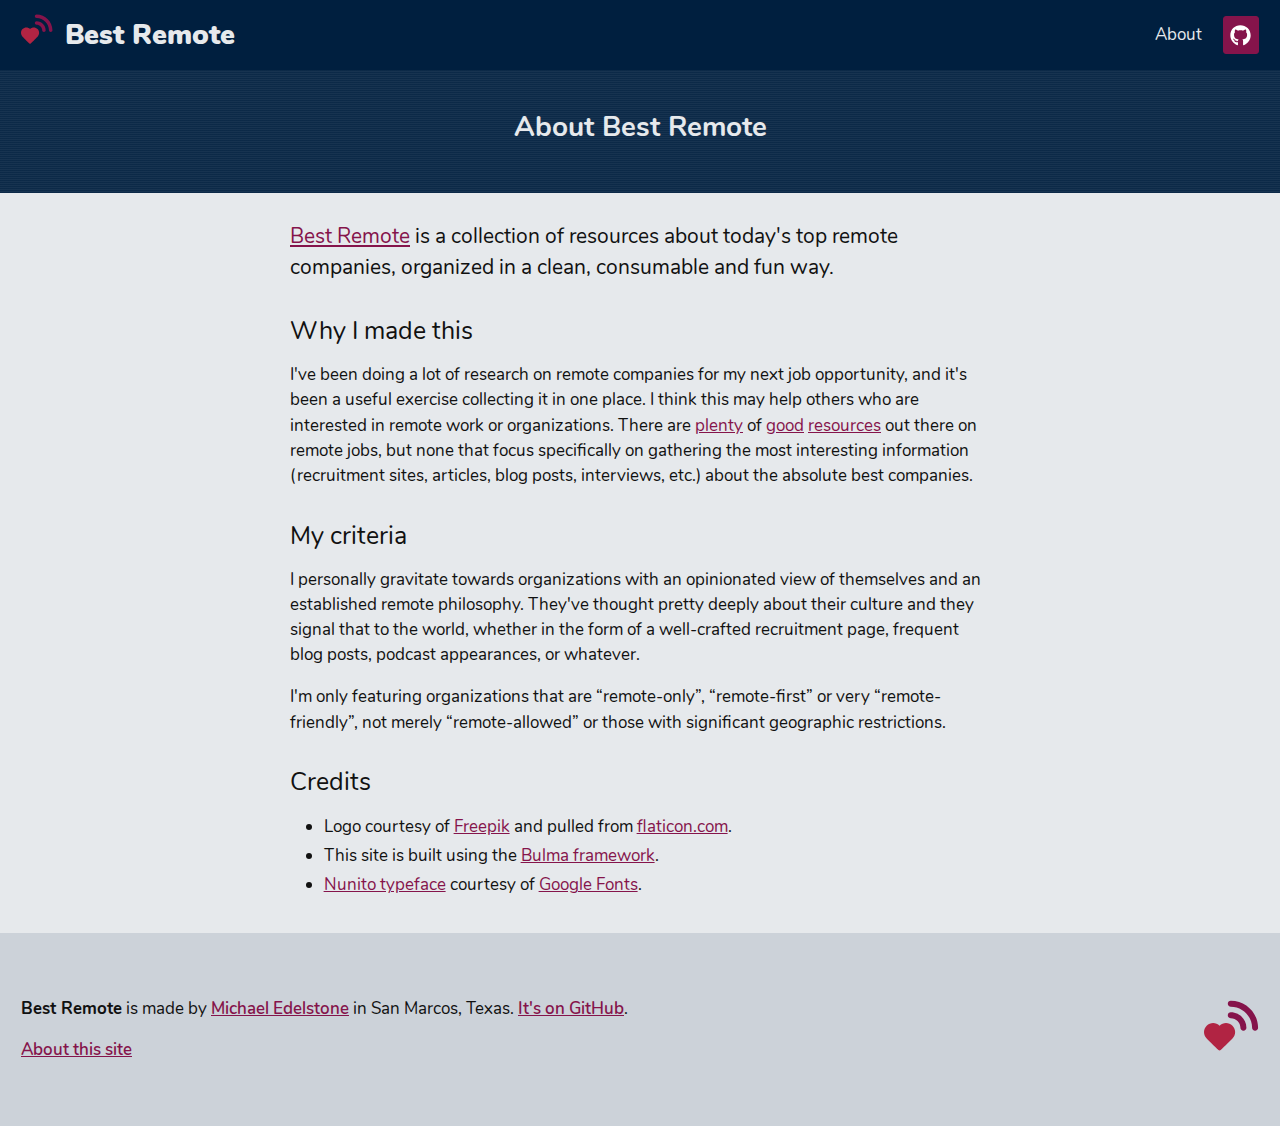
<file: about.html>
<!DOCTYPE html>
<html lang="en">
<head>
	<title>About | Best Remote</title>
	<meta name="description" content="Best Remote is a curated selection of resources about today's top remote companies. Work with the best.">
	<meta name="viewport" content="width=device-width, initial-scale=1">
	<meta http-equiv="Content-Type" content="text/html; charset=utf-8">
	<link rel="canonical" href="https://edelstone.github.io/best-remote/about">
	<link rel="apple-touch-icon" sizes="180x180" href="apple-touch-icon.png">
	<link rel="icon" type="image/png" sizes="32x32" href="favicon-32x32.png">
	<link rel="icon" type="image/png" sizes="16x16" href="favicon-16x16.png">
	<link rel="manifest" href="site.webmanifest">
	<meta name="msapplication-TileColor" content="#2b5797">
	<meta name="theme-color" content="#001f3f">
	<meta property="og:image" content="https://edelstone.github.io/best-remote/images/og-image.jpg">
	<meta property="og:image:height" content="400">
	<meta property="og:image:width" content="764">
	<meta property="og:description" content="A curated reference about today's top remote companies.">
	<meta property="og:title" content="Best Remote">
	<meta property="og:url" content="https://edelstone.github.io/best-remote">
	<link rel="stylesheet" href="css/bulma.css">
	<link rel="stylesheet" href="css/fonts.css">
	<link rel="stylesheet" href="css/main.css">
	<link rel="stylesheet" href="css/carbon.css">
</head>

<body>

<div class="banner">
	<nav class="nav">
  		<div class="nav-left">
    		<a href="/best-remote" class="nav-item nav-signature">
    			<h1>
    				<svg class="remote-logo" preserveAspectRatio="none" width="32px" height="30px" viewBox="0 0 46 43" version="1.1" xmlns="http://www.w3.org/2000/svg" xmlns:xlink="http://www.w3.org/1999/xlink">
						<defs></defs>
						<g stroke="none" stroke-width="1" fill="none" fill-rule="evenodd">
							<g class="heart-wifi" fill-rule="nonzero" fill="#85144B">
								<g>
									<path class="heart" fill="#B12443" d="M13.02,21.611 C10.035,18.65 5.215,18.655 2.236,21.632 C-0.744,24.612 -0.744,29.452 2.236,32.437 C2.382,32.582 9.462,39.626 12.069,42.223 C12.595,42.745 13.444,42.745 13.97,42.223 C16.578,39.628 23.659,32.579 23.803,32.437 C26.784,29.453 26.784,24.614 23.803,21.632 C20.827,18.655 16.004,18.65 13.02,21.611 Z"></path>
									<path class="bars" d="M22.398,0.605 C21.017,0.605 19.898,1.724 19.898,3.105 C19.898,4.486 21.017,5.605 22.398,5.605 C32.225,5.605 40.22,13.6 40.22,23.427 C40.22,24.808 41.338,25.927 42.72,25.927 C44.101,25.927 45.22,24.808 45.22,23.427 C45.222,10.843 34.983,0.605 22.398,0.605 Z"></path>
									<path class="small-bar" d="M22.398,10.354 C21.017,10.354 19.898,11.473 19.898,12.854 C19.898,14.235 21.017,15.354 22.398,15.354 C26.85,15.354 30.472,18.976 30.472,23.428 C30.472,24.809 31.59,25.928 32.972,25.928 C34.353,25.928 35.472,24.809 35.472,23.428 C35.474,16.218 29.607,10.354 22.398,10.354 Z"></path>
								</g>
							</g>
						</g>
					</svg>
					<span class="logo-text">Best Remote</span>
				</h1>
    		</a>
  		</div>

  		<span class="nav-toggle">
  			<span></span>
  			<span></span>
  			<span></span>
   		</span>

  		<div class="nav-right nav-menu">
   			<span class="nav-item">
   				<a href="about">About</a>
   			</span>
   			<span class="nav-item">
					<a href="https://github.com/edelstone/best-remote" class="nav-button button is-primary" aria-label="View source" title="View source"><span class="icon"><i class="fab fa-github"></i></span></a>
    		</span>
  		</div>
	</nav>
</div>

<section class="hero is-dark">
	<div class="hero-body">
    	<div class="container has-text-centered">
      		<h2 class="title"><span class="emphasis">About Best Remote</span></h2>
    	</div>
  </div>
</section>

<div class="main-area about">
	<div class="content narrow-content">
		<p class="content is-large"><a href="/best-remote">Best Remote</a> is a collection of resources about today's top remote companies, organized in a clean, consumable and fun way.</p>
		<h3>Why I made this</h3>
		<p>I've been doing a lot of research on remote companies for my next job opportunity, and it's been a useful exercise collecting it in one place. I think this may help others who are interested in remote work or organizations. There are <a href="https://weworkremotely.com/">plenty</a> of <a href="https://remoteintech.company/">good</a> <a href="https://github.com/lukasz-madon/awesome-remote-job/blob/master/README.md">resources</a> out there on remote jobs, but none that focus specifically on gathering the most interesting information (recruitment sites, articles, blog posts, interviews, etc.) about the absolute best companies.</p>
		<h3>My criteria</h3>
		<p>I personally gravitate towards organizations with an opinionated view of themselves and an established remote philosophy. They've thought pretty deeply about their culture and they signal that to the world, whether in the form of a well-crafted recruitment page, frequent blog posts, podcast appearances, or whatever.</p>
		<p>I'm only featuring organizations that are “remote-only”, “remote-first” or very “remote-friendly”, not merely “remote-allowed” or those with significant geographic restrictions.</p>
		<h3>Credits</h3>
		<ul>
			<li>Logo courtesy of <a href="http://www.freepik.com/">Freepik</a> and pulled from <a href="http://www.flaticon.com/">flaticon.com</a>.</li>
			<li>This site is built using the <a href="http://bulma.io/">Bulma framework</a>.</li>
			<li><a href="https://fonts.google.com/specimen/Nunito">Nunito typeface</a> courtesy of <a href="https://fonts.google.com/">Google Fonts</a>.</li>
		</ul>
	</div>
</div>

<footer class="footer">
	<div class="container">
		<div class="content">
			<div class="columns">
				<div class="column is-11">
					<p><b>Best Remote</b> is made by <a href="https://michaeledelstone.com">Michael Edelstone</a> in San Marcos, Texas. <a href="https://github.com/edelstone/best-remote">It's on GitHub</a>.</p>
					<p><a href="about" class="about-project">About this site</a></p>
				</div>
				<div class="column is-1">
					<a href="/best-remote" class="footer-home" aria-label="Go to homepage">
						<svg class="footer-logo" preserveAspectRatio="none" width="55px" height="51px" viewBox="0 0 46 43" version="1.1" xmlns="http://www.w3.org/2000/svg" xmlns:xlink="http://www.w3.org/1999/xlink">
							<defs></defs>
							<g stroke="none" stroke-width="1" fill="none" fill-rule="evenodd">
								<g class="heart-wifi" fill-rule="nonzero" fill="#85144B">
									<g>
										<path class="heart" fill="#B12443" d="M13.02,21.611 C10.035,18.65 5.215,18.655 2.236,21.632 C-0.744,24.612 -0.744,29.452 2.236,32.437 C2.382,32.582 9.462,39.626 12.069,42.223 C12.595,42.745 13.444,42.745 13.97,42.223 C16.578,39.628 23.659,32.579 23.803,32.437 C26.784,29.453 26.784,24.614 23.803,21.632 C20.827,18.655 16.004,18.65 13.02,21.611 Z"></path>
										<path class="bars" d="M22.398,0.605 C21.017,0.605 19.898,1.724 19.898,3.105 C19.898,4.486 21.017,5.605 22.398,5.605 C32.225,5.605 40.22,13.6 40.22,23.427 C40.22,24.808 41.338,25.927 42.72,25.927 C44.101,25.927 45.22,24.808 45.22,23.427 C45.222,10.843 34.983,0.605 22.398,0.605 Z"></path>
										<path class="small-bar" d="M22.398,10.354 C21.017,10.354 19.898,11.473 19.898,12.854 C19.898,14.235 21.017,15.354 22.398,15.354 C26.85,15.354 30.472,18.976 30.472,23.428 C30.472,24.809 31.59,25.928 32.972,25.928 C34.353,25.928 35.472,24.809 35.472,23.428 C35.474,16.218 29.607,10.354 22.398,10.354 Z"></path>
									</g>
								</g>
							</g>
						</svg>
					</a>
				</div>
			</div>
		</div>
	</div>
</footer>

<script src="js/jquery-3.5.1.min.js"></script>
<script src="js/fontawesome-all.js"></script>
<script>
	$(".nav-toggle").click(function(){
	    $(".nav-toggle, .nav-right").toggleClass("is-active");
	});
</script>

</body>

</html>
</file>
<file: css/fonts.css>
@font-face {
  font-family: 'Nunito';
  font-style: normal;
  font-weight: 300;
  src: local('Nunito Light'), local('Nunito-Light'),
       url('../fonts/nunito-v12-latin-300.woff2') format('woff2'),
       url('../fonts/nunito-v12-latin-300.woff') format('woff');
}

@font-face {
  font-family: 'Nunito';
  font-style: normal;
  font-weight: 400;
  src: local('Nunito Regular'), local('Nunito-Regular'),
       url('../fonts/nunito-v12-latin-regular.woff2') format('woff2'),
       url('../fonts/nunito-v12-latin-regular.woff') format('woff');
}

@font-face {
  font-family: 'Nunito';
  font-style: italic;
  font-weight: 400;
  src: local('Nunito Italic'), local('Nunito-Italic'),
       url('../fonts/nunito-v12-latin-italic.woff2') format('woff2'),
       url('../fonts/nunito-v12-latin-italic.woff') format('woff');
}

@font-face {
  font-family: 'Nunito';
  font-style: normal;
  font-weight: 600;
  src: local('Nunito SemiBold'), local('Nunito-SemiBold'),
       url('../fonts/nunito-v12-latin-600.woff2') format('woff2'),
       url('../fonts/nunito-v12-latin-600.woff') format('woff');
}

@font-face {
  font-family: 'Nunito';
  font-style: normal;
  font-weight: 700;
  src: local('Nunito Bold'), local('Nunito-Bold'),
       url('../fonts/nunito-v12-latin-700.woff2') format('woff2'),
       url('../fonts/nunito-v12-latin-700.woff') format('woff');
}

@font-face {
  font-family: 'Nunito';
  font-style: normal;
  font-weight: 900;
  src: local('Nunito Black'), local('Nunito-Black'),
       url('../fonts/nunito-v12-latin-900.woff2') format('woff2'),
       url('../fonts/nunito-v12-latin-900.woff') format('woff');
}
</file>
<file: css/main.css>
body {
	font-family: 'Nunito', sans-serif;
	background: #e6e9ec;
	color: #111;
	font-size: 1.2rem;
}

code {
	background: #ccd2d9;
	color: #3273dc;
	font-size: 90%;
  padding: 0.2rem 0.4rem 0.1rem;
	word-break: break-all;
}

.content,
.content h1,
.content h2,
.content h3,
.content h4,
.content h5,
.content h6 {
	color: #111;
}

.nav,
.main-area,
.container {
	max-width: 1400px;
	margin: auto;
	padding: 1.5rem;
}

.banner,
.nav,
.nav-menu {
	background: #001f3f;
}

a {
	color: #85144b;
	text-decoration: underline;
}

a:hover {
	color: #111;
}

.emphasis {
	font-weight: 700 !important;
}

.nav {
	padding: 0.5rem 0.75rem;
}

.nav h1 {
	font-size: 2rem;
	font-weight: 900;
}

.remote-logo {
	margin-right: 0.3rem;
}

.nav-menu {
	padding: 0;
}

.nav a {
	color: #e6e9ec;
	text-decoration: none;
	font-size: 1.2rem;
}

.nav-item a:hover,
a.nav-item:hover,
.hero.is-info .subtitle a:hover {
	color: #fff;
}

.nav-item .button+.button {
	margin-left: 1.2rem;
}

.nav-toggle,
.nav-toggle:hover {
	top: 0.4rem;
	right: 0.75rem;
	background: #1a3552;
	border-radius: 3px;
	width: 3rem;
	height: 2.8rem;
}

.nav-toggle span,
.nav-toggle.is-active span {
	background-color: #e6e9ec;
}

.button {
	padding: 1.2rem 0.8rem;
	text-decoration: none;
	color: #fff !important;
}

.button.is-primary {
	background: #85144b;
	border: 1px solid #85144b;
}

.button.is-primary:hover {
	background: #781244;
}

.button.twitter-button {
	background: transparent;
	background: rgba(85, 172, 238, 0.2);
	border: 1px solid #55acee;
	border: 1px solid rgba(85, 172, 238, 0.4);
}

.button.twitter-button:hover {
	background: #55acee;
	background: rgba(85, 172, 238, 0.3);
}

.hero.is-dark,
.hero.is-info .hero-body {
	background: #1a3552;
	background: repeating-linear-gradient(0deg, rgba(0, 31, 63, .95), rgba(0, 31, 63, 0.95) 1px, rgba(0, 31, 63, .9) 1px, rgba(0, 31, 63, 0.9) 2px);
}

.hero.is-dark .title,
.hero.is-info .title,
.hero.is-info .subtitle,
.hero.is-info .subtitle a,
.hero.is-info .subtitle strong {
	color: #e6e9ec;
}

.hero.is-info {
	background: #1a3552 url('../images/map.jpg');
}

.hero-body {
	padding: 1.5rem 1.5rem 2rem;
}

.main-area {
	margin-top: 0.5rem;
	margin-bottom: 1rem;
}

.content h2 {
	font-size: 2rem;
}

.card {
	margin-bottom: 1rem;
}

.card-footer {
	border: none;
}

.card-footer .card-footer-item {
	color: #fff;
	text-decoration: none;
	border: none;
	font-weight: 600;
}

.card-link-1 {
	background: #317a5a;
}

.card-link-1:hover {
	background: #378a65;
}

.card-link-2 {
	background: #85144b;
}

.card-link-2:hover {
	background: #912c5d;
}

.card .card-title {
	margin-bottom: -1rem;
	font-weight: 900;
}

.card .card-title a {
	text-decoration: none;
}

.card .card-sub {
	font-size: 1rem;
}

.card .content .employee-count {
	margin-bottom: 0;
}

.card .content .social-etc {
	margin: 0.8rem 0 1.5rem;
}

.social-etc a {
	text-decoration: none;
}

.social-etc .icon {
	margin-right: 0.6rem;
	width: initial;
	font-size: 22px;
}

.svg-icon {
	position: relative;
	top: 2px;
}

.svg-icon:hover .glassdoor {
	fill: #111;
}

.tag {
	margin-bottom: 0.5rem;
	margin-right: 0.1rem;
	font-size: 1rem;
}

.tag-cloud {
	margin-top: 1.5rem;
}

.tag.is-light {
	color: #111;
}

.footer {
	padding: 3rem 0;
	background: #ccd2d9;
}

.footer .columns {
	align-items: center;
}

.footer a {
	font-weight: 600;
}

.footer-home {
	text-decoration: none;
}

.footer-home svg {
	transition: transform .2s ease;
}

.footer-home:hover svg {
	transform: scale(1.1);
}

.footer .column.is-1 {
	text-align: right;
}

.narrow-content {
	max-width: 700px;
	margin: auto;
}

.four-oh-four .subtitle {
	margin-bottom: 2.5rem;
}

@media (max-width: 800px) {
	.nav,
	.main-area,
	.container {
		padding: 1rem;
	}

	.nav {
		padding: 0.4rem 0.25rem 0.25rem;
	}

	.nav-menu .nav-item {
		border-top: 1px solid #1a3552;
	}

	.nav-item .button+.button {
		margin-left: 0.75rem;
	}

	.footer {
		text-align: center;
	}

	.footer .column.is-1 {
		text-align: center;
		margin-top: 1rem;
	}

	.hero.is-dark,
	.hero.is-info .hero-body {
		background: #1a3552;
		background: rgba(0, 31, 63, 0.9);
	}
}
</file>
<file: css/carbon.css>
/* Original CSS from Carbon https://codepen.io/team/buysellads/pen/yxPgLB*/

#carbonads {
  max-width: 300px;
  line-height: 1.5;
}

#carbonads > span {
  position: relative;
  display: block;
  padding: 10px;
  border-radius: 4px;
  background-color: #fff;
  box-shadow: 0 1px 3px hsla(0, 0%, 0%, .05);
}

.carbon-wrap {
  display: flex;
}

.carbon-img {
  margin-right: 10px;
  line-height: 1;
}

.carbon-text {
  color: #637381;
  text-decoration: none;
  font-size: 12px;
}

.carbon-poweredby {
  position: absolute;
  bottom: 10px;
  left: 152px;
  color: #c5cdd0;
  text-decoration: none;
  text-transform: uppercase;
  letter-spacing: .5px;
  font-weight: 500;
  font-size: 8px;
  line-height: 1;
}

/* Custom overrides */

.br-ad {
  min-height: 120px;
  display: flex;
  justify-content: center;
}

#carbonads {
  max-width: 325px;
}

#carbonads a {
  border: none;
}

#carbonads > span {
  background: #001020;
  padding: 8px 10px;
  box-shadow: none;
}

.carbon-text {
  color: #e6e9ec !important;
}

.carbon-poweredby {
  color: rgba(255,255,255, 0.5) !important;
}
</file>
